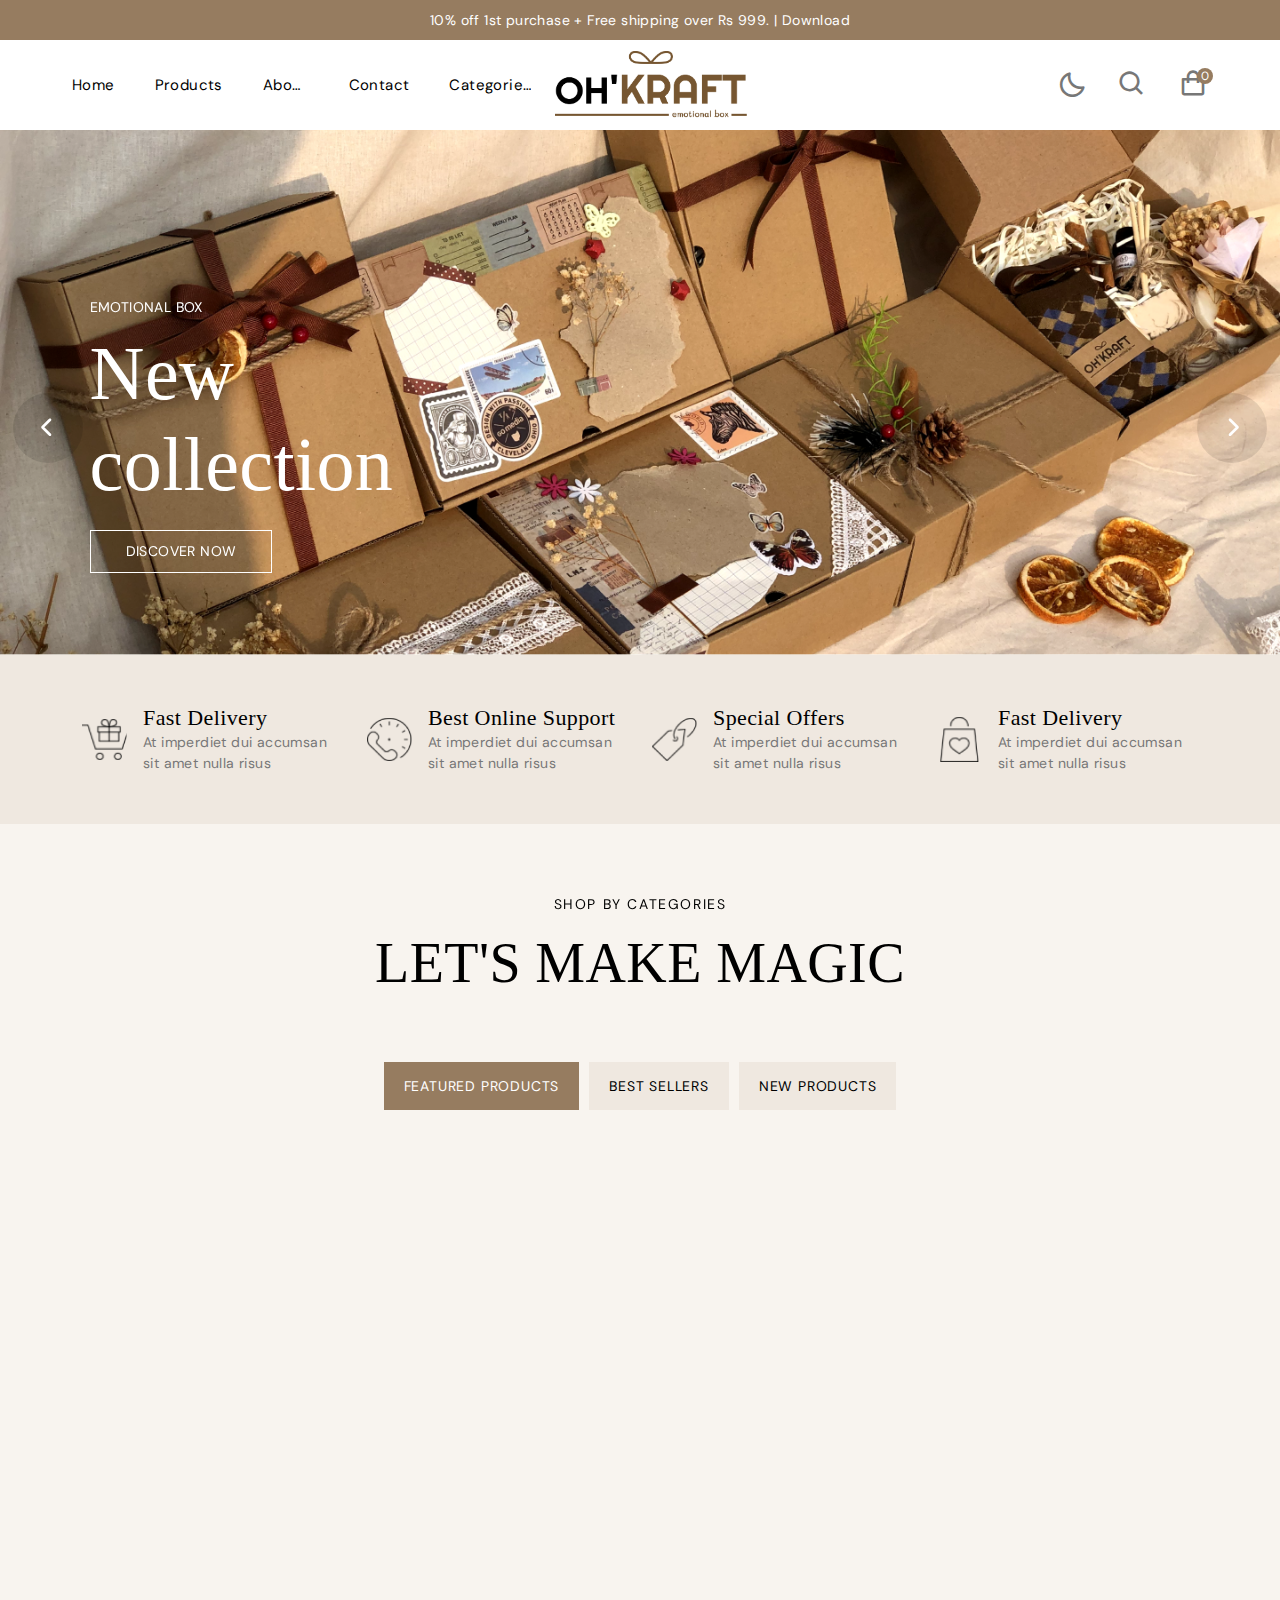
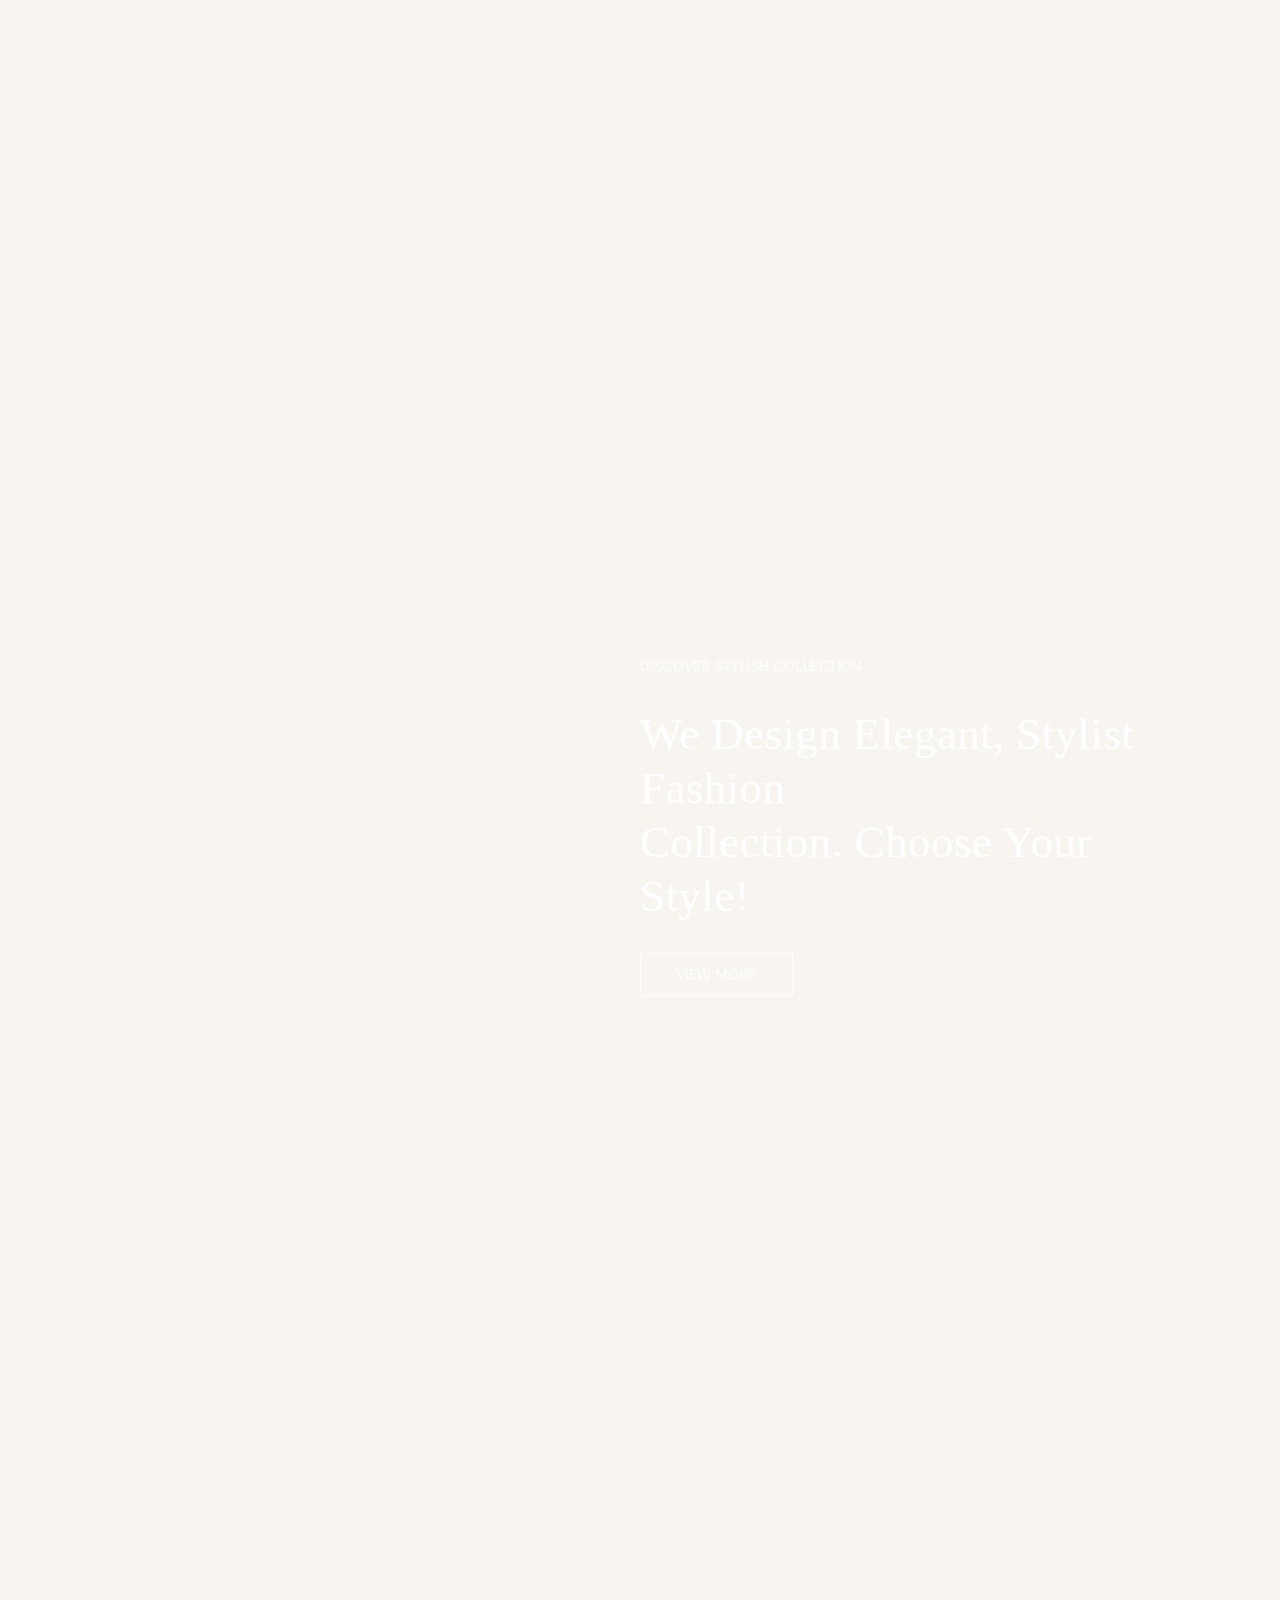
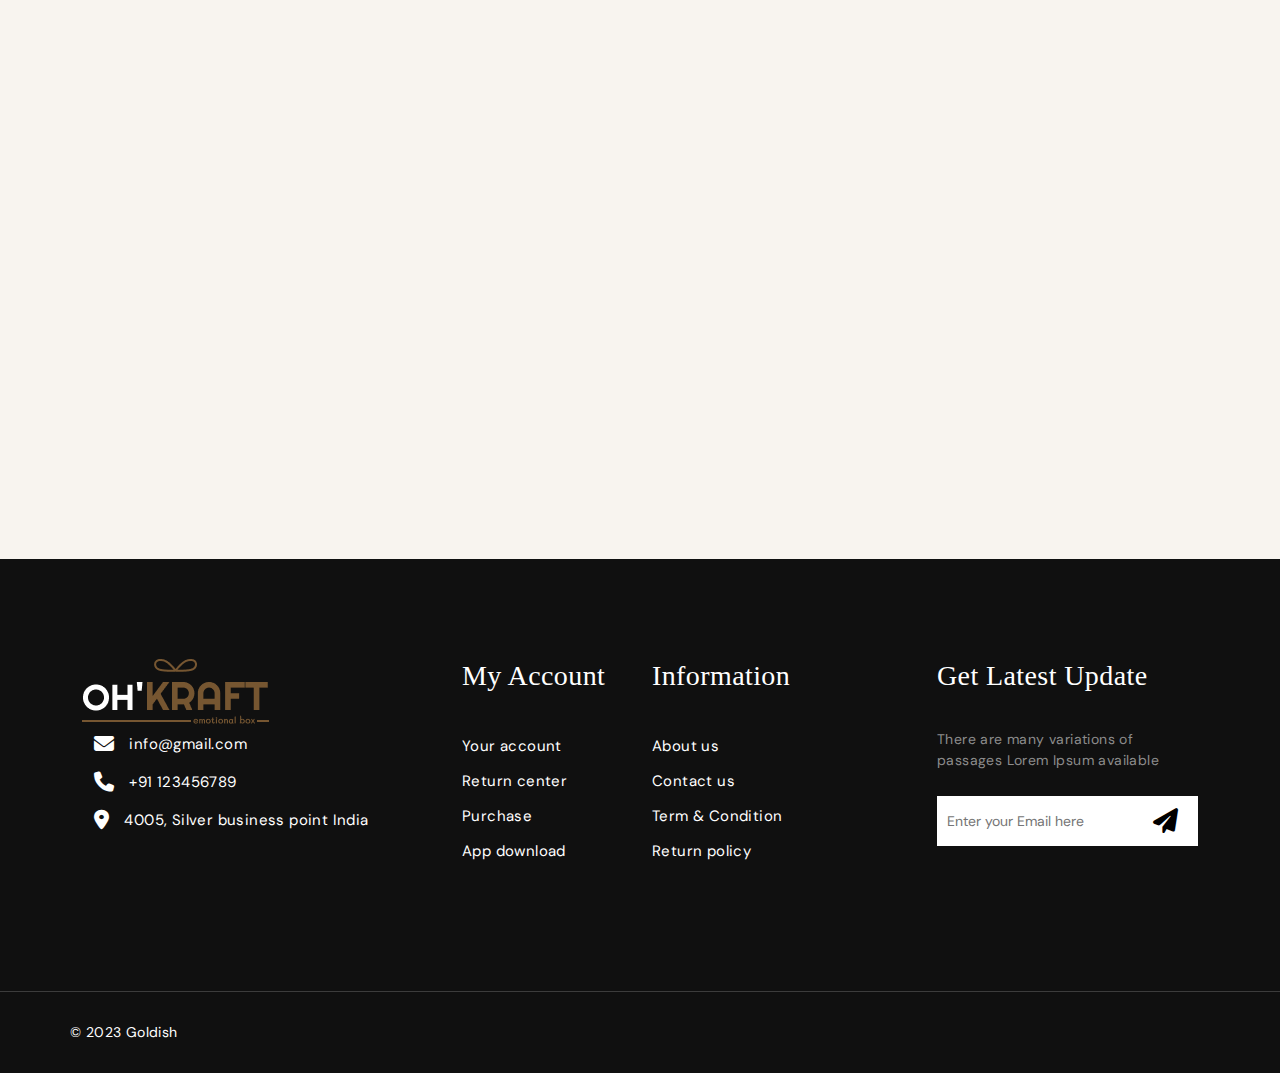
<file: index.html>
<!DOCTYPE html>
<html lang="en">
  <head>
    <meta charset="UTF-8" />
    <meta http-equiv="X-UA-Compatible" content="IE=edge" />
    <meta name="viewport" content="width=device-width, initial-scale=1.0" />
    <meta
      http-equiv="Content-Security-Policy"
      content="upgrade-insecure-requests"
    />
    <link rel="shortcut icon" href="./img/logo-thumb.png" type="image/x-icon" />
    <link
      href="https://unpkg.com/boxicons@2.1.4/css/boxicons.min.css"
      rel="stylesheet"
    />

    <link rel="stylesheet" href="./css/all.min.css" />
    <link rel="stylesheet" href="./css/bootstrap.min.css" />
    <link rel="stylesheet" href="./css/swiper-bundle.min.css" />
    <link rel="stylesheet" href="./css/reset.css" />
    <link rel="stylesheet" href="./css/style.min.css" />

    <title>OH'KRAFT</title>
  </head>

  <body>
    <!-- HEADER -->
    <header class="header" id="header">
      <div class="container-fluid">
        <div class="header-top">
          <p>10% off 1st purchase + Free shipping over Rs 999. | Download</p>
        </div>

        <div class="row align-items-center header-content">
          <div class="col-xl-5 col-8 order-xl-0 order-1">
            <nav class="nav-menu">
              <ul class="nav-list">
                <li class="nav-item">
                  <a href="index.html" class="nav-link">Home </a>
                </li>
                <li class="nav-item">
                  <a href="product-ring.html" class="nav-link">Products</a>
                </li>
                <li class="nav-item">
                  <a href="about-us.html" class="nav-link">About Us</a>
                </li>
                <li class="nav-item">
                  <a href="contact.html" class="nav-link">Contact</a>
                </li>
                <li class="nav-item">
                  <a href="category.html" class="nav-link"
                    >Categories
                    <i class="fa fa-angle-down" data-toggle="dropdown"></i>
                  </a>
                  <ul class="dropdown-menu">
                    <li class="nav-item-lv2">
                      <a class="nav-link" href="#">For Him</a>
                    </li>

                    <li class="nav-item-lv2">
                      <a class="nav-link" href="#">For Her</a>
                    </li>
                    <li class="nav-item-lv2">
                      <a class="nav-link" href="#">For Friends</a>
                    </li>
                  </ul>
                </li>
              </ul>

              <div class="nav-close" id="nav-close">
                <i class="bx bx-x"></i>
              </div>
            </nav>
          </div>

          <div class="col-2 order-xl-1 order-0">
            <a href="index.html" class="nav-logo">
              <!-- <img src="./img/logo.png" alt="" /> -->
            </a>
          </div>
          <div class="col-xl-5 col-2 order-xl-2 order-2">
            <div class="nav-btns">
              <!-- Theme change btns -->
              <i class="bx bx-moon change-theme" id="theme-button"></i>

              <div class="nav-search" id="search">
                <i class="bx bx-search"></i>
                <div class="search-box">
                  <input
                    type="text"
                    placeholder="Search products.."
                    class="search-input"
                  />
                  <a href="#" class="search-button">
                    <i class="bx bx-search"></i>
                  </a>
                </div>
              </div>
              <div class="nav-shop" id="cart-shop">
                <i class="bx bx-shopping-bag"></i>
                <div class="cart-items">0</div>
              </div>

              <div class="nav-toggle" id="nav-toggle">
                <i class="bx bx-grid-alt"></i>
              </div>
            </div>
          </div>
        </div>
      </div>
    </header>
    <!-- CART -->
    <div class="cart" id="cart">
      <i class="bx bx-x cart__close" id="cart-close"></i>

      <h2 class="cart__title-center">My Cart</h2>

      <div class="cart__container">
        <!-- cart card -->
      </div>

      <div class="cart__prices">
        <span class="cart__prices-item">Total</span>
        <span class="cart__prices-total"
          ><span class="cart-total"></span>đ
        </span>
      </div>
    </div>
    <!-- MAIN -->
    <main class="main" id="main">
      <!-- BANNER SLIDER -->
      <section class="banner-slider">
        <div
          class="container-fluid carousel slide"
          id="banner-slider"
          data-bs-interval="false"
        >
          <div class="carousel-inner">
            <div class="carousel-item active">
              <img
                class="d-block w-100"
                src="./img/banner-slider-1.png"
                alt=""
              />
              <div class="carousel-caption">
                <p class="caption-subtitle">EMOTIONAL BOX</p>
                <h1 class="caption-title">
                  New <br />
                  collection
                </h1>

                <a href="#" class="button">Discover Now</a>
              </div>
            </div>
            <div class="carousel-item">
              <img
                class="d-block w-100"
                src="./img/banner-slider-2.png"
                alt=""
              />
              <div class="carousel-caption">
                <p class="caption-subtitle">STYLISH JEWELRY</p>
                <h1 class="caption-title">
                  Discovery golden <br />
                  jewelry collection
                </h1>

                <a href="#" class="button">Discover Now</a>
              </div>
            </div>
          </div>

          <a
            href="#banner-slider"
            class="carousel-control-next"
            data-bs-slide="next"
          >
            <i class="fa-sharp fa-solid fa-chevron-right"></i>
          </a>
          <a
            href="#banner-slider"
            class="carousel-control-prev"
            data-bs-slide="prev"
          >
            <i class="fa-sharp fa-solid fa-chevron-left"></i>
          </a>
        </div>
      </section>

      <!-- SERVICE -->
      <section class="service" id="service">
        <div class="container service-container">
          <div class="row">
            <div class="col-lg-3 col-md-6 col-12">
              <div class="service-item">
                <div class="service-icon">
                  <img
                    src="./img/service-icon1.png"
                    alt=""
                    class="service-img"
                  />
                </div>

                <div class="service-data">
                  <h4 class="service-title">Fast Delivery</h4>
                  <p class="service-desc">
                    At imperdiet dui accumsan sit amet nulla risus
                  </p>
                </div>
              </div>
            </div>
            <div class="col-lg-3 col-md-6 col-12">
              <div class="service-item">
                <div class="service-icon">
                  <img
                    src="./img/service-icon2.png"
                    alt=""
                    class="service-img"
                  />
                </div>

                <div class="service-data">
                  <h4 class="service-title">Best Online Support</h4>
                  <p class="service-desc">
                    At imperdiet dui accumsan sit amet nulla risus
                  </p>
                </div>
              </div>
            </div>
            <div class="col-lg-3 col-md-6 col-12">
              <div class="service-item">
                <div class="service-icon">
                  <img
                    src="./img/service-icon3.png"
                    alt=""
                    class="service-img"
                  />
                </div>

                <div class="service-data">
                  <h4 class="service-title">Special Offers</h4>
                  <p class="service-desc">
                    At imperdiet dui accumsan sit amet nulla risus
                  </p>
                </div>
              </div>
            </div>
            <div class="col-lg-3 col-md-6 col-12">
              <div class="service-item">
                <div class="service-icon">
                  <img
                    src="./img/service-icon4.png"
                    alt=""
                    class="service-img"
                  />
                </div>

                <div class="service-data">
                  <h4 class="service-title">Fast Delivery</h4>
                  <p class="service-desc">
                    At imperdiet dui accumsan sit amet nulla risus
                  </p>
                </div>
              </div>
            </div>
          </div>
        </div>
      </section>

      <!-- PRODUCTS -->
      <section class="product" id="product">
        <!-- TITLE -->
        <div class="section-title">
          <p>SHOP BY CATEGORIES</p>
          <h1>Let's make magic</h1>
        </div>
        <!-- CONTENT -->
        <div class="pd-container container">
          <!-- TABS -->
          <ul class="nav nav-pills" id="pd-tabs" role="tablist">
            <li class="nav-item" role="presentation">
              <button
                class="nav-link active"
                id="featured-tab"
                data-bs-toggle="pill"
                data-bs-target="#featured-content"
              >
                Featured products
              </button>
            </li>
            <li class="nav-item" role="presentation">
              <button
                class="nav-link"
                id="bestseller-tab"
                data-bs-toggle="pill"
                data-bs-target="#bestseller-content"
              >
                Best sellers
              </button>
            </li>
            <li class="nav-item" role="presentation">
              <button
                class="nav-link"
                id="newarrival-tab"
                data-bs-toggle="pill"
                data-bs-target="#newpd-content"
              >
                New products
              </button>
            </li>
          </ul>

          <div class="tab-content" id="pd-tabs-content">
            <!-- FEATURED -->
            <div
              class="tab-pane fade show active"
              id="featured-content"
              role="tabpanel"
            >
              <div class="pd-content row">
                <!-- render item -->
              </div>
            </div>

            <!-- BEST SELLER -->
            <div class="tab-pane fade" id="bestseller-content" role="tabpanel">
              <div class="pd-content row">
                <!-- ITEM2 -->
                <div class="col-lg-3 col-sm-6 col-12">
                  <div class="pd-item">
                    <a href="product-ring.html">
                      <img
                        src="./img/pd-2.png"
                        alt="product"
                        class="pd-item-img"
                      />
                    </a>

                    <div class="pd-tag">sale!</div>
                    <div class="flash-deal-timer">
                      <div class="days"></div>
                      <div class="hours"></div>
                      <div class="minutes"></div>
                      <div class="seconds focus"></div>
                    </div>

                    <a href="product-ring.html">
                      <h4 class="pd-title">Him The KRAFT</h4>
                    </a>
                    <p class="pd-price" id="sale">
                      <span>380,000đ</span> 320,000đ
                    </p>
                    <div class="pd-hover">
                      <a href="product-ring.html">
                        <img
                          src="./img/pd-hover-2.png"
                          alt="pd hover"
                          class="pd-hover-img"
                        />
                      </a>
                      <div class="pd-tag pd-tag-hover">-24%</div>

                      <ul class="pd-hover-btns">
                        <li>
                          <a href="#" class="pd-hover-btn">
                            <i class="bx bx-shopping-bag"></i>
                          </a>
                        </li>
                        <li>
                          <a href="#" class="pd-hover-btn">
                            <i class="bx bx-heart"></i>
                          </a>
                        </li>
                        <li>
                          <a href="#" class="pd-hover-btn">
                            <i class="fa-regular fa-eye"></i>
                          </a>
                        </li>
                        <li>
                          <a href="#" class="pd-hover-btn">
                            <i class="bx bx-shuffle"></i>
                          </a>
                        </li>
                      </ul>
                      <ul class="pd-item-rating">
                        <li><i class="fa-solid fa-star star"></i></li>
                        <li><i class="fa-solid fa-star star"></i></li>
                        <li><i class="fa-solid fa-star star"></i></li>
                        <li><i class="fa-solid fa-star star"></i></li>
                        <li><i class="fa-solid fa-star"></i></li>
                      </ul>
                    </div>
                  </div>
                </div>
                <!-- ITEM3 -->
                <div class="col-lg-3 col-sm-6 col-12">
                  <div class="pd-item">
                    <a href="product-ring.html">
                      <img
                        src="./img/pd-3.png"
                        alt="product"
                        class="pd-item-img"
                      />
                    </a>

                    <a href="product-ring.html">
                      <h4 class="pd-title">Santa The KRAFT</h4>
                    </a>
                    <p class="pd-price">350,000đ</p>
                    <div class="pd-hover">
                      <a href="product-ring.html">
                        <img
                          src="./img/pd-hover-3.png"
                          alt="pd hover"
                          class="pd-hover-img"
                        />
                      </a>
                      <ul class="pd-hover-btns">
                        <li>
                          <a href="#" class="pd-hover-btn">
                            <i class="bx bx-shopping-bag"></i>
                          </a>
                        </li>
                        <li>
                          <a href="#" class="pd-hover-btn">
                            <i class="bx bx-heart"></i>
                          </a>
                        </li>
                        <li>
                          <a href="#" class="pd-hover-btn">
                            <i class="fa-regular fa-eye"></i>
                          </a>
                        </li>
                        <li>
                          <a href="#" class="pd-hover-btn">
                            <i class="bx bx-shuffle"></i>
                          </a>
                        </li>
                      </ul>
                      <ul class="pd-item-rating">
                        <li><i class="fa-solid fa-star star"></i></li>
                        <li><i class="fa-solid fa-star star"></i></li>
                        <li><i class="fa-solid fa-star star"></i></li>
                        <li><i class="fa-solid fa-star star"></i></li>
                        <li><i class="fa-solid fa-star"></i></li>
                      </ul>
                    </div>
                  </div>
                </div>
                <!-- ITEM4 -->
                <div class="col-lg-3 col-sm-6 col-12">
                  <div class="pd-item">
                    <a href="product-ring.html">
                      <img
                        src="./img/pd-4.png"
                        alt="product"
                        class="pd-item-img"
                      />
                    </a>

                    <div class="pd-tag">sale!</div>
                    <div class="flash-deal-timer">
                      <div class="days"></div>
                      <div class="hours"></div>
                      <div class="minutes"></div>
                      <div class="seconds focus"></div>
                    </div>

                    <a href="product-ring.html">
                      <h4 class="pd-title">Say Cheese The KRAFT</h4>
                    </a>
                    <p class="pd-price" id="sale">
                      <span>220,000đ</span> 180,000đ
                    </p>
                    <div class="pd-hover">
                      <a href="product-ring.html">
                        <img
                          src="./img/pd-hover-4.png"
                          alt="pd hover"
                          class="pd-hover-img"
                        />
                      </a>
                      <div class="pd-tag pd-tag-hover">-20%</div>

                      <ul class="pd-hover-btns">
                        <li>
                          <a href="#" class="pd-hover-btn">
                            <i class="bx bx-shopping-bag"></i>
                          </a>
                        </li>
                        <li>
                          <a href="#" class="pd-hover-btn">
                            <i class="bx bx-heart"></i>
                          </a>
                        </li>
                        <li>
                          <a href="#" class="pd-hover-btn">
                            <i class="fa-regular fa-eye"></i>
                          </a>
                        </li>
                        <li>
                          <a href="#" class="pd-hover-btn">
                            <i class="bx bx-shuffle"></i>
                          </a>
                        </li>
                      </ul>
                      <ul class="pd-item-rating">
                        <li><i class="fa-solid fa-star star"></i></li>
                        <li><i class="fa-solid fa-star star"></i></li>
                        <li><i class="fa-solid fa-star star"></i></li>
                        <li><i class="fa-solid fa-star star"></i></li>
                        <li><i class="fa-solid fa-star"></i></li>
                      </ul>
                    </div>
                  </div>
                </div>
                <!-- ITEM5 -->
                <div class="col-lg-3 col-sm-6 col-12">
                  <div class="pd-item">
                    <a href="product-ring.html">
                      <img
                        src="./img/pd-5.png"
                        alt="product"
                        class="pd-item-img"
                      />
                    </a>

                    <a href="product-ring.html">
                      <h4 class="pd-title">Apology The KRAFT</h4>
                    </a>
                    <p class="pd-price">150,000đ</p>
                    <div class="pd-hover">
                      <a href="product-ring.html">
                        <img
                          src="./img/pd-hover-5.png"
                          alt="pd hover"
                          class="pd-hover-img"
                        />
                      </a>
                      <ul class="pd-hover-btns">
                        <li>
                          <a href="#" class="pd-hover-btn">
                            <i class="bx bx-shopping-bag"></i>
                          </a>
                        </li>
                        <li>
                          <a href="#" class="pd-hover-btn">
                            <i class="bx bx-heart"></i>
                          </a>
                        </li>
                        <li>
                          <a href="#" class="pd-hover-btn">
                            <i class="fa-regular fa-eye"></i>
                          </a>
                        </li>
                        <li>
                          <a href="#" class="pd-hover-btn">
                            <i class="bx bx-shuffle"></i>
                          </a>
                        </li>
                      </ul>
                      <ul class="pd-item-rating">
                        <li><i class="fa-solid fa-star star"></i></li>
                        <li><i class="fa-solid fa-star star"></i></li>
                        <li><i class="fa-solid fa-star star"></i></li>
                        <li><i class="fa-solid fa-star star"></i></li>
                        <li><i class="fa-solid fa-star"></i></li>
                      </ul>
                    </div>
                  </div>
                </div>
              </div>
            </div>

            <!-- NEW PRODUCTS -->
            <div class="tab-pane fade" id="newpd-content" role="tabpanel">
              <div class="pd-content row">
                <!-- ITEM3 -->
                <div class="col-lg-3 col-sm-6 col-12">
                  <div class="pd-item">
                    <a href="product-ring.html">
                      <img
                        src="./img/pd-3.png"
                        alt="product"
                        class="pd-item-img"
                      />
                    </a>

                    <a href="product-ring.html">
                      <h4 class="pd-title">Santa The KRAFT</h4>
                    </a>
                    <p class="pd-price">320,000đ</p>
                    <div class="pd-hover">
                      <a href="product-ring.html">
                        <img
                          src="./img/pd-hover-3.png"
                          alt="pd hover"
                          class="pd-hover-img"
                        />
                      </a>
                      <ul class="pd-hover-btns">
                        <li>
                          <a href="#" class="pd-hover-btn">
                            <i class="bx bx-shopping-bag"></i>
                          </a>
                        </li>
                        <li>
                          <a href="#" class="pd-hover-btn">
                            <i class="bx bx-heart"></i>
                          </a>
                        </li>
                        <li>
                          <a href="#" class="pd-hover-btn">
                            <i class="fa-regular fa-eye"></i>
                          </a>
                        </li>
                        <li>
                          <a href="#" class="pd-hover-btn">
                            <i class="bx bx-shuffle"></i>
                          </a>
                        </li>
                      </ul>
                      <ul class="pd-item-rating">
                        <li><i class="fa-solid fa-star star"></i></li>
                        <li><i class="fa-solid fa-star star"></i></li>
                        <li><i class="fa-solid fa-star star"></i></li>
                        <li><i class="fa-solid fa-star star"></i></li>
                        <li><i class="fa-solid fa-star"></i></li>
                      </ul>
                    </div>
                  </div>
                </div>
                <!-- ITEM4 -->
                <div class="col-lg-3 col-sm-6 col-12">
                  <div class="pd-item">
                    <a href="product-ring.html">
                      <img
                        src="./img/pd-4.png"
                        alt="product"
                        class="pd-item-img"
                      />
                    </a>

                    <div class="pd-tag">sale!</div>
                    <div class="flash-deal-timer">
                      <div class="days"></div>
                      <div class="hours"></div>
                      <div class="minutes"></div>
                      <div class="seconds focus"></div>
                    </div>

                    <a href="product-ring.html">
                      <h4 class="pd-title">Say Cheese The KRAFT</h4>
                    </a>
                    <p class="pd-price" id="sale">
                      <span>180,000đ</span> 120,000đ
                    </p>
                    <div class="pd-hover">
                      <a href="product-ring.html">
                        <img
                          src="./img/pd-hover-4.png"
                          alt="pd hover"
                          class="pd-hover-img"
                        />
                      </a>
                      <div class="pd-tag pd-tag-hover">-20%</div>

                      <ul class="pd-hover-btns">
                        <li>
                          <a href="#" class="pd-hover-btn">
                            <i class="bx bx-shopping-bag"></i>
                          </a>
                        </li>
                        <li>
                          <a href="#" class="pd-hover-btn">
                            <i class="bx bx-heart"></i>
                          </a>
                        </li>
                        <li>
                          <a href="#" class="pd-hover-btn">
                            <i class="fa-regular fa-eye"></i>
                          </a>
                        </li>
                        <li>
                          <a href="#" class="pd-hover-btn">
                            <i class="bx bx-shuffle"></i>
                          </a>
                        </li>
                      </ul>
                      <ul class="pd-item-rating">
                        <li><i class="fa-solid fa-star star"></i></li>
                        <li><i class="fa-solid fa-star star"></i></li>
                        <li><i class="fa-solid fa-star star"></i></li>
                        <li><i class="fa-solid fa-star star"></i></li>
                        <li><i class="fa-solid fa-star"></i></li>
                      </ul>
                    </div>
                  </div>
                </div>
                <!-- ITEM5 -->
                <div class="col-lg-3 col-sm-6 col-12">
                  <div class="pd-item">
                    <a href="product-ring.html">
                      <img
                        src="./img/pd-5.png"
                        alt="product"
                        class="pd-item-img"
                      />
                    </a>

                    <a href="product-ring.html">
                      <h4 class="pd-title">Apology The KRAFT</h4>
                    </a>
                    <p class="pd-price">150,000đ</p>
                    <div class="pd-hover">
                      <a href="product-ring.html">
                        <img
                          src="./img/pd-hover-5.png"
                          alt="pd hover"
                          class="pd-hover-img"
                        />
                      </a>
                      <ul class="pd-hover-btns">
                        <li>
                          <a href="#" class="pd-hover-btn">
                            <i class="bx bx-shopping-bag"></i>
                          </a>
                        </li>
                        <li>
                          <a href="#" class="pd-hover-btn">
                            <i class="bx bx-heart"></i>
                          </a>
                        </li>
                        <li>
                          <a href="#" class="pd-hover-btn">
                            <i class="fa-regular fa-eye"></i>
                          </a>
                        </li>
                        <li>
                          <a href="#" class="pd-hover-btn">
                            <i class="bx bx-shuffle"></i>
                          </a>
                        </li>
                      </ul>
                      <ul class="pd-item-rating">
                        <li><i class="fa-solid fa-star star"></i></li>
                        <li><i class="fa-solid fa-star star"></i></li>
                        <li><i class="fa-solid fa-star star"></i></li>
                        <li><i class="fa-solid fa-star star"></i></li>
                        <li><i class="fa-solid fa-star"></i></li>
                      </ul>
                    </div>
                  </div>
                </div>
                <!-- ITEM6 -->
                <div class="col-lg-3 col-sm-6 col-12">
                  <div class="pd-item">
                    <a href="product-ring.html">
                      <img
                        src="./img/pd-6.png"
                        alt="product"
                        class="pd-item-img"
                      />
                    </a>

                    <a href="product-ring.html">
                      <h4 class="pd-title">Daily Stuff The KRAFT</h4>
                    </a>
                    <p class="pd-price">180,000đ</p>
                    <div class="pd-hover">
                      <a href="product-ring.html">
                        <img
                          src="./img/pd-hover-6.png"
                          alt="pd hover"
                          class="pd-hover-img"
                        />
                      </a>
                      <ul class="pd-hover-btns">
                        <li>
                          <a href="#" class="pd-hover-btn">
                            <i class="bx bx-shopping-bag"></i>
                          </a>
                        </li>
                        <li>
                          <a href="#" class="pd-hover-btn">
                            <i class="bx bx-heart"></i>
                          </a>
                        </li>
                        <li>
                          <a href="#" class="pd-hover-btn">
                            <i class="fa-regular fa-eye"></i>
                          </a>
                        </li>
                        <li>
                          <a href="#" class="pd-hover-btn">
                            <i class="bx bx-shuffle"></i>
                          </a>
                        </li>
                      </ul>
                      <ul class="pd-item-rating">
                        <li><i class="fa-solid fa-star star"></i></li>
                        <li><i class="fa-solid fa-star star"></i></li>
                        <li><i class="fa-solid fa-star star"></i></li>
                        <li><i class="fa-solid fa-star star"></i></li>
                        <li><i class="fa-solid fa-star"></i></li>
                      </ul>
                    </div>
                  </div>
                </div>
              </div>
            </div>
          </div>
        </div>
      </section>
      <!-- BIG BANNER -->
      <section class="big-banner" id="big-banner">
        <div class="container-fluid big-banner-container">
          <div class="big-banner-content">
            <p class="big-banner-subtitle">DISCOVER STYLISH COLLECTION</p>
            <h2 class="big-banner-title">
              We Design Elegant, Stylist Fashion <br />
              Collection. Choose Your Style!
            </h2>
            <a href="#" class="button big-banner-button">View More</a>
          </div>
        </div>
      </section>

      <!-- TESTIMONIAL -->
      <section class="testimonial" id="testimonial">
        <div class="container testimonial-container">
          <div class="row align-items-center">
            <div class="col-md-4">
              <div class="testimonial-description">
                <p class="testimonial-subtitle">TESTIMONIAL</p>
                <h1 class="testimonial-title">
                  What our clients say about us?
                </h1>
                <a href="#" class="button black-btn">About us</a>
              </div>
            </div>

            <div class="col-md-8">
              <div class="swiper testimonial-content">
                <div class="swiper-wrapper">
                  <div class="swiper-slide testimonial-item">
                    <i class="bx bxs-quote-alt-left"></i>
                    <p class="testimonial-text">
                      These are great quality eye glasses and I love how you can
                      choose the lens power for each eye. I searched the
                      internet for a while and this is the only company I found
                      that did that.
                    </p>
                    <div class="testimonial-avatar">
                      <img
                        src="./img/testimonial-1.png"
                        alt=""
                        class="testimonial-img"
                      />
                      <div class="testimonial-info">
                        <h4 class="testimonial-name">Leah Jonas</h4>
                        <p class="testimonial-job">Accountant</p>
                      </div>
                    </div>
                  </div>

                  <div class="swiper-slide testimonial-item">
                    <i class="bx bxs-quote-alt-left"></i>
                    <p class="testimonial-text">
                      These are great quality eye glasses and I love how you can
                      choose the lens power for each eye. I searched the
                      internet for a while and this is the only company I found
                      that did that.
                    </p>
                    <div class="testimonial-avatar">
                      <img
                        src="./img/testimonial-2.png"
                        alt=""
                        class="testimonial-img"
                      />
                      <div class="testimonial-info">
                        <h4 class="testimonial-name">Elana B. Texas</h4>
                        <p class="testimonial-job">Fashion designer</p>
                      </div>
                    </div>
                  </div>

                  <div class="swiper-slide testimonial-item">
                    <i class="bx bxs-quote-alt-left"></i>
                    <p class="testimonial-text">
                      These are great quality eye glasses and I love how you can
                      choose the lens power for each eye. I searched the
                      internet for a while and this is the only company I found
                      that did that.
                    </p>
                    <div class="testimonial-avatar">
                      <img
                        src="./img/testimonial-3.png"
                        alt=""
                        class="testimonial-img"
                      />
                      <div class="testimonial-info">
                        <h4 class="testimonial-name">Denise Boston</h4>
                        <p class="testimonial-job">Developer</p>
                      </div>
                    </div>
                  </div>
                </div>
              </div>
            </div>
          </div>
        </div>
      </section>

      <!-- BLOG -->
      <section class="blog" id="blog">
        <!-- TITLE -->
        <div class="section-title">
          <p>OUR BLOG</p>
          <h1>Our Latest News!</h1>
        </div>
        <!-- CONTENT -->
        <div class="container blog-container">
          <div class="swiper blog-content">
            <div class="swiper-wrapper">
              <div class="swiper-slide blog-item">
                <div class="blog-img">
                  <img src="./img/blog-1.png" alt="" />
                </div>
                <h4 class="blog-title">
                  A beautiful sunday morning lorem make finibus bonorum
                  renaissance
                </h4>
                <p class="blog-desc">
                  You’re only as good as your last collection, which is an
                  enormous pressure. I think there is
                </p>
              </div>
              <div class="swiper-slide blog-item">
                <div class="blog-img">
                  <img src="./img/blog-2.png" alt="" />
                </div>
                <h4 class="blog-title">
                  Risus retium tortor metus fringilla nullam classical
                  literature
                </h4>
                <p class="blog-desc">
                  You’re only as good as your last collection, which is an
                  enormous pressure. I think there is
                </p>
              </div>

              <div class="swiper-slide blog-item">
                <div class="blog-img">
                  <img src="./img/blog-3.png" alt="" />
                </div>
                <h4 class="blog-title">
                  Urna pretium elit mauris cursus curabitu letraset sheets
                  spectacles
                </h4>
                <p class="blog-desc">
                  You’re only as good as your last collection, which is an
                  enormous pressure. I think there is
                </p>
              </div>

              <div class="swiper-slide blog-item">
                <div class="blog-img">
                  <img src="./img/blog-4.png" alt="" />
                </div>
                <h4 class="blog-title">
                  Vitae magnis fusce laoreet porttitor hampden sydney literature
                </h4>
                <p class="blog-desc">
                  You’re only as good as your last collection, which is an
                  enormous pressure. I think there is
                </p>
              </div>
            </div>
            <div class="swiper-button-next"></div>
            <div class="swiper-button-prev"></div>
          </div>
        </div>
      </section>
    </main>

    <!-- FOOTER -->
    <footer class="footer" id="footer">
      <div class="container footer-container">
        <div class="row footer-content">
          <div class="col-lg-4">
            <div class="footer-item">
              <div class="footer-logo">
                <img src="./img/logo-invert.png" alt="" class="footer-img" />
              </div>
              <div class="footer-contact">
                <div class="row mb-5">
                  <div class="d-flex align-items-center mb-2">
                    <a href="#" class="contact-icon">
                      <i class="fa-solid fa-envelope"></i>
                    </a>
                    <div>
                      <!-- <h4>Email</h4> -->
                      <span>info@gmail.com</span>
                    </div>
                  </div>
                  <div class="d-flex align-items-center mb-2">
                    <a href="#" class="contact-icon">
                      <i class="fa-solid fa-phone"></i>
                    </a>
                    <div>
                      <!-- <h4>Call Us</h4> -->
                      <span>+91 123456789</span>
                    </div>
                  </div>
                  <div class="d-flex align-items-center mb-2">
                    <a href="#" class="contact-icon">
                      <i class="fa-solid fa-location-dot"></i>
                    </a>
                    <div>
                      <!-- <h4>Address</h4> -->
                      <span>4005, Silver business point India</span>
                    </div>
                  </div>
                </div>
              </div>
            </div>
          </div>

          <div class="col-lg-2">
            <div class="footer-item">
              <div class="footer-title">
                <h4>My Account</h4>
                <button class="accordion-btn">
                  <i class="fa-solid fa-chevron-down"></i>
                </button>
              </div>
              <div class="footer-menu">
                <ul class="footer-list">
                  <li>
                    <a href="" class="footer-link"> Your account</a>
                  </li>
                  <li>
                    <a href="" class="footer-link">Return center</a>
                  </li>
                  <li>
                    <a href="" class="footer-link">Purchase</a>
                  </li>
                  <li>
                    <a href="" class="footer-link">App download</a>
                  </li>
                </ul>
              </div>
            </div>
          </div>

          <div class="col-lg-3">
            <div class="footer-item">
              <div class="footer-title">
                <h4>Information</h4>
                <button class="accordion-btn">
                  <i class="fa-solid fa-chevron-down"></i>
                </button>
              </div>
              <div class="footer-menu">
                <ul class="footer-list">
                  <li>
                    <a href="" class="footer-link"> About us</a>
                  </li>
                  <li>
                    <a href="" class="footer-link">Contact us</a>
                  </li>
                  <li>
                    <a href="" class="footer-link">Term & Condition</a>
                  </li>
                  <li>
                    <a href="" class="footer-link">Return policy</a>
                  </li>
                </ul>
              </div>
            </div>
          </div>

          <div class="col-lg-3">
            <div class="footer-item">
              <div class="footer-title">
                <h4>Get Latest Update</h4>
              </div>

              <p class="footer-text">
                There are many variations of passages Lorem Ipsum available
              </p>
              <div class="row align-items-center">
                <div class="col-10 p-0">
                  <input
                    type="text"
                    placeholder="Enter your Email here"
                    class="footer-input"
                  />
                </div>
                <div class="col-2 p-0">
                  <a href="" class="footer-button">
                    <i class="fa-solid fa-paper-plane"></i>
                  </a>
                </div>
              </div>
            </div>
          </div>
        </div>
      </div>
      <div class="container-fluid footer-bottom">
        <div class="container">
          <p class="footer-copyright">© 2023 Goldish</p>
        </div>
      </div>
    </footer>
    <!-- SCROLL UP -->
    <a href="#" class="scrollup" id="scroll-up">
      <i class="bx bx-up-arrow-alt scrollup__icon"></i>
    </a>

    <!--=============== JQUERY JS ===============-->
    <script src="./js/jquery-3.6.1.min.js"></script>
    <!--=============== BOOTSTRAP JS ===============-->
    <script src="./js/bootstrap.bundle.js"></script>
    <!--=============== SWIPER JS ===============-->
    <script src="./js/swiper-bundle.min.js"></script>

    <!--=============== SCROLL REVEAL ===============-->
    <script src="./js/scrollreveal.min.js"></script>
    <script>
      /*=============== SCROLL REVEAL ANIMATION ===============*/
      const sr = ScrollReveal({
        distance: "60px",
        duration: 2500,
        delay: 400,
        //reset: true // Animation Repeat
      });

      sr.reveal(`.banner-slider`, { origin: "top" });
      sr.reveal(`.service, .tab-content,.section-title`, { origin: "bottom" });
      sr.reveal(`.testimonial-description`, { origin: "left" });
      sr.reveal(`.testimonial-content`, { origin: "right" });
      sr.reveal(`.blog-content`, { interval: 100 });
    </script>
    <!--=============== MAIN JS ===============-->
    <script src="./js/main.min.js"></script>
    <script src="./js/products.min.js"></script>

    <script>
      let swiper = new Swiper(".testimonial-content", {
        spaceBetween: 24,

        loop: "true",

        breakpoints: {
          576: {
            slidesPerView: 1,
          },
          768: {
            slidesPerView: 1,
          },
          992: {
            slidesPerView: 2,
          },
        },
      });
      let swiper2 = new Swiper(".blog-content", {
        spaceBetween: 24,
        navigation: {
          nextEl: ".swiper-button-next",
          prevEl: ".swiper-button-prev",
        },
        // effect: "fade",
        loop: "true",

        breakpoints: {
          576: {
            slidesPerView: 1,
          },
          768: {
            slidesPerView: 2,
          },
          992: {
            slidesPerView: 3,
          },
        },
      });
    </script>
  </body>
</html>
</file>
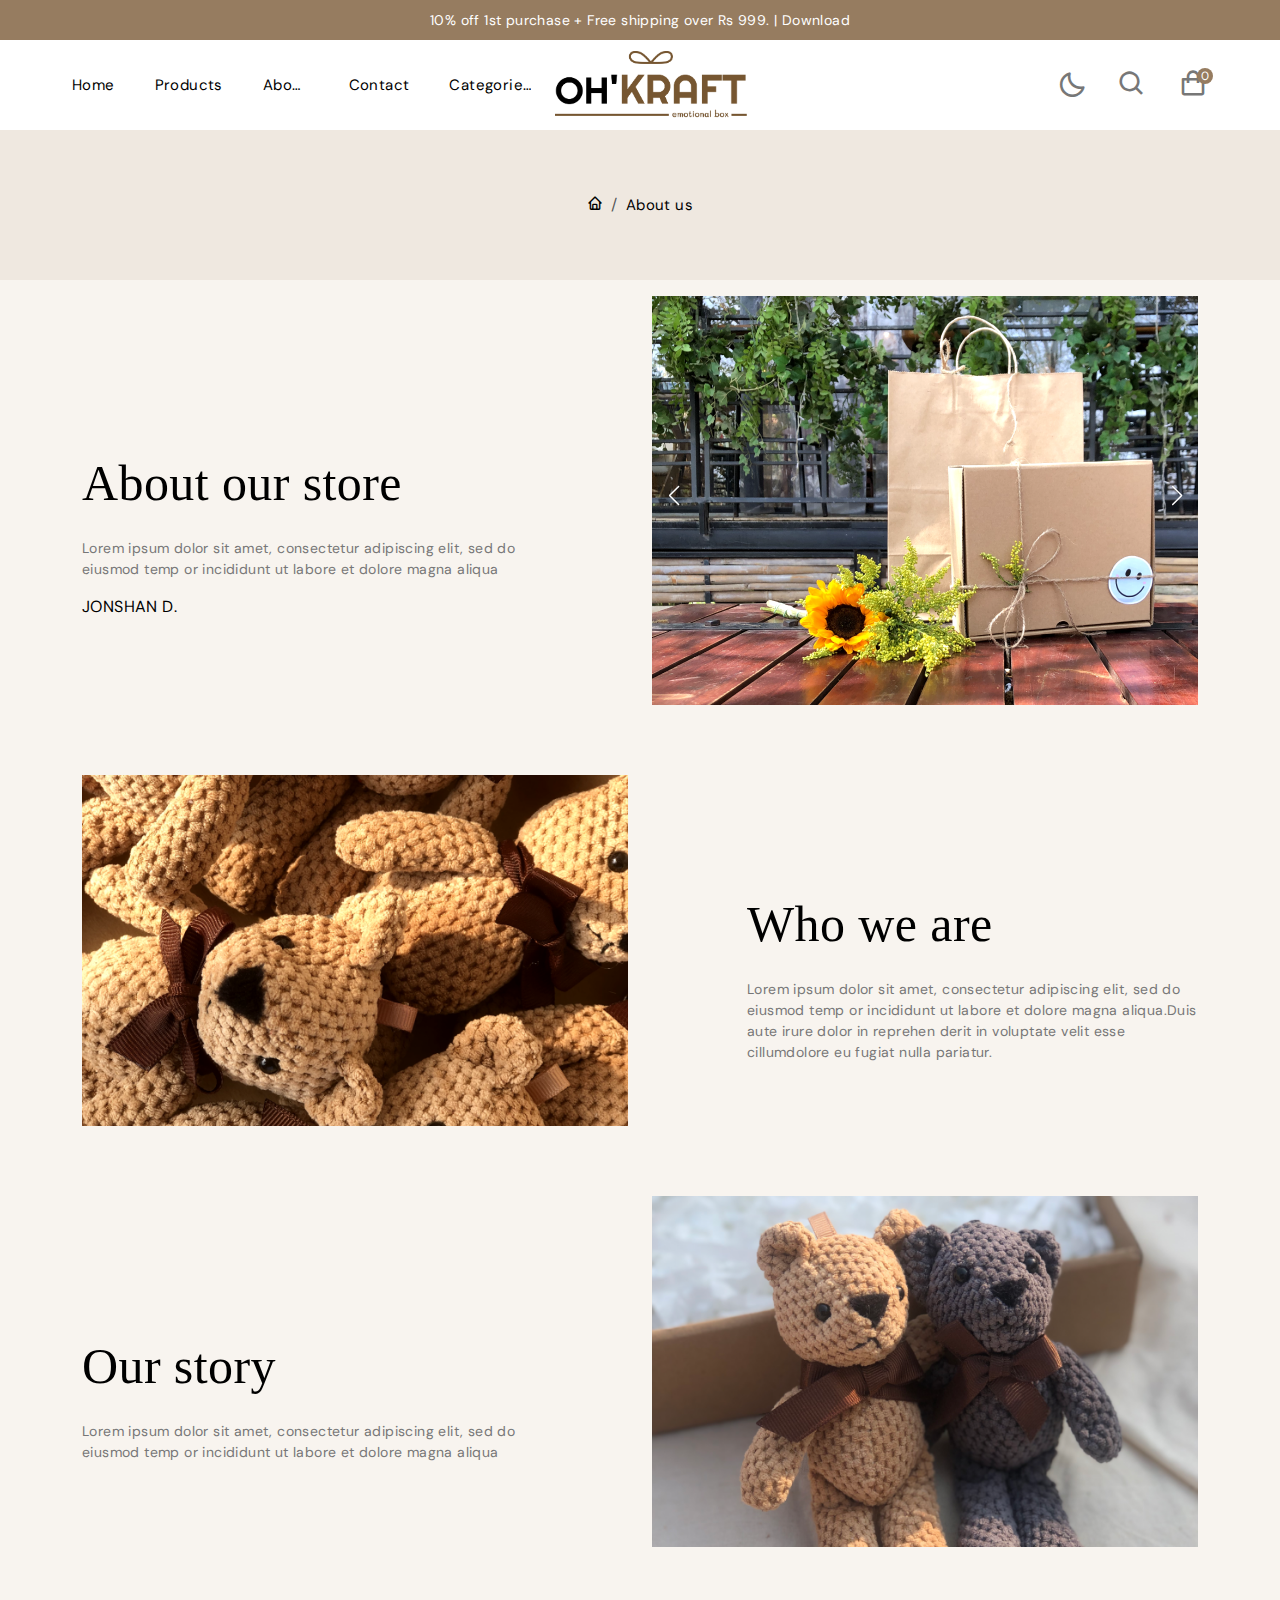
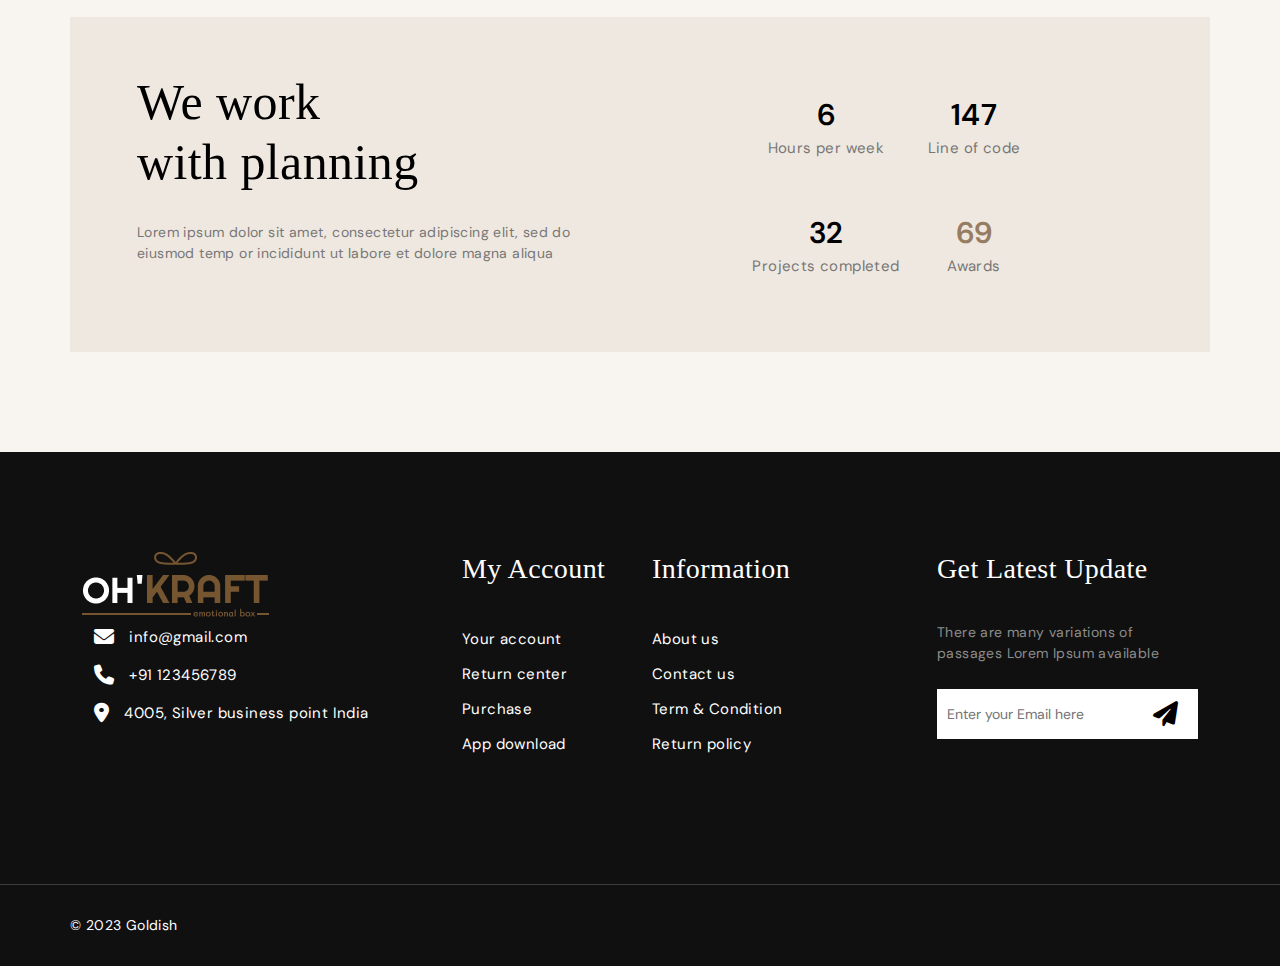
<file: about-us.html>
<!DOCTYPE html>
<html lang="en">
  <head>
    <meta charset="UTF-8" />
    <meta http-equiv="X-UA-Compatible" content="IE=edge" />
    <meta name="viewport" content="width=device-width, initial-scale=1.0" />
    <link rel="shortcut icon" href="./img/logo-thumb.png" type="image/x-icon" />

    <link
      href="https://unpkg.com/boxicons@2.1.4/css/boxicons.min.css"
      rel="stylesheet"
    />
    <link rel="stylesheet" href="./css/all.min.css" />
    <link rel="stylesheet" href="./css/bootstrap.min.css" />
    <link rel="stylesheet" href="./css/swiper-bundle.min.css" />
    <link rel="stylesheet" href="./css/reset.css" />
    <link rel="stylesheet" href="./css/style.min.css" />
    <title>About Us</title>
  </head>
  <body>
    <!-- HEADER -->
    <header class="header" id="header">
      <div class="container-fluid">
        <div class="header-top">
          <p>10% off 1st purchase + Free shipping over Rs 999. | Download</p>
        </div>

        <div class="row align-items-center header-content">
          <div class="col-xl-5 col-8 order-xl-0 order-1">
            <nav class="nav-menu">
              <ul class="nav-list">
                <li class="nav-item">
                  <a href="index.html" class="nav-link">Home </a>
                </li>
                <li class="nav-item">
                  <a href="product-ring.html" class="nav-link">Products</a>
                </li>
                <li class="nav-item">
                  <a href="about-us.html" class="nav-link">About Us</a>
                </li>
                <li class="nav-item">
                  <a href="contact.html" class="nav-link">Contact</a>
                </li>
                <li class="nav-item">
                  <a href="category.html" class="nav-link"
                    >Categories
                    <i class="fa fa-angle-down" data-toggle="dropdown"></i>
                  </a>
                  <ul class="dropdown-menu">
                    <li class="nav-item-lv2">
                      <a class="nav-link" href="#">For Him</a>
                    </li>

                    <li class="nav-item-lv2">
                      <a class="nav-link" href="#">For Her</a>
                    </li>
                    <li class="nav-item-lv2">
                      <a class="nav-link" href="#">For Friends</a>
                    </li>
                  </ul>
                </li>
              </ul>

              <div class="nav-close" id="nav-close">
                <i class="bx bx-x"></i>
              </div>
            </nav>
          </div>

          <div class="col-2 order-xl-1 order-0">
            <a href="index.html" class="nav-logo">
              <!-- <img src="./img/logo.png" alt="" /> -->
            </a>
          </div>
          <div class="col-xl-5 col-2 order-xl-2 order-2">
            <div class="nav-btns">
              <!-- Theme change btns -->
              <i class="bx bx-moon change-theme" id="theme-button"></i>

              <div class="nav-search" id="search">
                <i class="bx bx-search"></i>
                <div class="search-box">
                  <input
                    type="text"
                    placeholder="Search products.."
                    class="search-input"
                  />
                  <a href="#" class="search-button">
                    <i class="bx bx-search"></i>
                  </a>
                </div>
              </div>
              <div class="nav-shop" id="cart-shop">
                <i class="bx bx-shopping-bag"></i>
                <div class="cart-items">0</div>
              </div>

              <div class="nav-toggle" id="nav-toggle">
                <i class="bx bx-grid-alt"></i>
              </div>
            </div>
          </div>
        </div>
      </div>
    </header>
    <!-- CART -->
    <div class="cart" id="cart">
      <i class="bx bx-x cart__close" id="cart-close"></i>

      <h2 class="cart__title-center">My Cart</h2>

      <div class="cart__container">
        <!-- cart card -->
      </div>

      <div class="cart__prices">
        <span class="cart__prices-item">Total</span>
        <span class="cart__prices-total"
          ><span class="cart-total"></span>đ
        </span>
      </div>
    </div>
    <!-- MAIN -->
    <main class="main" id="main">
      <section class="breadcrumb-container" id="breadcrumb">
        <ul class="breadcrumb">
          <li class="breadcrumb-item">
            <a href="index.html">
              <i class="bx bx-home"></i>
            </a>
          </li>

          <li class="breadcrumb-item">
            <a href="#" class="breadcrumb-link selected">About us</a>
          </li>
        </ul>
      </section>

      <section class="about-us">
        <div class="container about-us-container">
          <div class="row about-us-content">
            <div class="col-md-5">
              <div class="about-us-item">
                <h2 class="about-us-title">About our store</h2>
                <p class="about-us-text">
                  Lorem ipsum dolor sit amet, consectetur adipiscing elit, sed
                  do eiusmod temp or incididunt ut labore et dolore magna aliqua
                </p>
                <span class="about-us-author">JONSHAN D.</span>
              </div>
            </div>
            <div class="col-md-1"></div>
            <div class="col-md-6">
              <div class="about-us-image-slider swiper">
                <div class="swiper-wrapper">
                  <div class="swiper-slide">
                    <img
                      src="./img/about-us-slider-1.png"
                      alt=""
                      class="about-us-slider-img"
                    />
                  </div>
                  <div class="swiper-slide">
                    <img
                      src="./img/about-us-slider-2.png"
                      alt=""
                      class="about-us-slider-img"
                    />
                  </div>
                  <div class="swiper-slide">
                    <img
                      src="./img/about-us-slider-3.png"
                      alt=""
                      class="about-us-slider-img"
                    />
                  </div>
                </div>
                <div class="swiper-button-next"></div>
                <div class="swiper-button-prev"></div>
              </div>
            </div>
            <!-- ====== -->
            <div class="col-md-6">
              <div class="about-us-img">
                <img src="./img/about-us-1.png" alt="" />
              </div>
            </div>
            <div class="col-md-1"></div>
            <div class="col-md-5">
              <div class="about-us-item">
                <h2 class="about-us-title">Who we are</h2>
                <p class="about-us-text">
                  Lorem ipsum dolor sit amet, consectetur adipiscing elit, sed
                  do eiusmod temp or incididunt ut labore et dolore magna
                  aliqua.Duis aute irure dolor in reprehen derit in voluptate
                  velit esse cillumdolore eu fugiat nulla pariatur.
                </p>
              </div>
            </div>
            <!-- ====== -->
            <div class="col-md-5">
              <div class="about-us-item">
                <h2 class="about-us-title">Our story</h2>
                <p class="about-us-text">
                  Lorem ipsum dolor sit amet, consectetur adipiscing elit, sed
                  do eiusmod temp or incididunt ut labore et dolore magna aliqua
                </p>
              </div>
            </div>
            <div class="col-md-1"></div>
            <div class="col-md-6">
              <div class="about-us-img">
                <img src="./img/about-us-2.png" alt="" />
              </div>
            </div>
          </div>
        </div>
      </section>

      <section class="achievement">
        <div class="container achievement-container">
          <div class="row achievement-content">
            <div class="col-md-6">
              <div class="achievement-desc">
                <h2 class="achievement-title">
                  We work <br />
                  with planning
                </h2>

                <p class="achievement-text">
                  Lorem ipsum dolor sit amet, consectetur adipiscing elit, sed
                  do eiusmod temp or incididunt ut labore et dolore magna aliqua
                </p>
              </div>
            </div>

            <div class="col-md-6">
              <div class="achievement-data">
                <div class="achievement-data-item">
                  <div class="achievement-data-number" data-val="50">00</div>
                  <div class="achievement-data-name">Hours per week</div>
                </div>
                <div class="achievement-data-item">
                  <div class="achievement-data-number" data-val="1010">
                    0000
                  </div>
                  <div class="achievement-data-name">Line of code</div>
                </div>
                <div class="achievement-data-item">
                  <div class="achievement-data-number" data-val="250">000</div>
                  <div class="achievement-data-name">Projects completed</div>
                </div>
                <div class="achievement-data-item">
                  <div class="achievement-data-number gold" data-val="550">
                    000
                  </div>
                  <div class="achievement-data-name">Awards</div>
                </div>
              </div>
            </div>
          </div>
        </div>
      </section>

      <section class="team-member"></section>
    </main>

    <!-- FOOTER -->
    <footer class="footer" id="footer">
      <div class="container footer-container">
        <div class="row footer-content">
          <div class="col-lg-4">
            <div class="footer-item">
              <div class="footer-logo">
                <img src="./img/logo-invert.png" alt="" class="footer-img" />
              </div>
              <div class="footer-contact">
                <div class="row mb-5">
                  <div class="d-flex align-items-center mb-2">
                    <a href="#" class="contact-icon">
                      <i class="fa-solid fa-envelope"></i>
                    </a>
                    <div>
                      <!-- <h4>Email</h4> -->
                      <span>info@gmail.com</span>
                    </div>
                  </div>
                  <div class="d-flex align-items-center mb-2">
                    <a href="#" class="contact-icon">
                      <i class="fa-solid fa-phone"></i>
                    </a>
                    <div>
                      <!-- <h4>Call Us</h4> -->
                      <span>+91 123456789</span>
                    </div>
                  </div>
                  <div class="d-flex align-items-center mb-2">
                    <a href="#" class="contact-icon">
                      <i class="fa-solid fa-location-dot"></i>
                    </a>
                    <div>
                      <!-- <h4>Address</h4> -->
                      <span>4005, Silver business point India</span>
                    </div>
                  </div>
                </div>
              </div>
            </div>
          </div>

          <div class="col-lg-2">
            <div class="footer-item">
              <div class="footer-title">
                <h4>My Account</h4>
                <button class="accordion-btn">
                  <i class="fa-solid fa-chevron-down"></i>
                </button>
              </div>
              <div class="footer-menu">
                <ul class="footer-list">
                  <li>
                    <a href="" class="footer-link"> Your account</a>
                  </li>
                  <li>
                    <a href="" class="footer-link">Return center</a>
                  </li>
                  <li>
                    <a href="" class="footer-link">Purchase</a>
                  </li>
                  <li>
                    <a href="" class="footer-link">App download</a>
                  </li>
                </ul>
              </div>
            </div>
          </div>

          <div class="col-lg-3">
            <div class="footer-item">
              <div class="footer-title">
                <h4>Information</h4>
                <button class="accordion-btn">
                  <i class="fa-solid fa-chevron-down"></i>
                </button>
              </div>
              <div class="footer-menu">
                <ul class="footer-list">
                  <li>
                    <a href="" class="footer-link"> About us</a>
                  </li>
                  <li>
                    <a href="" class="footer-link">Contact us</a>
                  </li>
                  <li>
                    <a href="" class="footer-link">Term & Condition</a>
                  </li>
                  <li>
                    <a href="" class="footer-link">Return policy</a>
                  </li>
                </ul>
              </div>
            </div>
          </div>

          <div class="col-lg-3">
            <div class="footer-item">
              <div class="footer-title">
                <h4>Get Latest Update</h4>
              </div>

              <p class="footer-text">
                There are many variations of passages Lorem Ipsum available
              </p>
              <div class="row align-items-center">
                <div class="col-10 p-0">
                  <input
                    type="text"
                    placeholder="Enter your Email here"
                    class="footer-input"
                  />
                </div>
                <div class="col-2 p-0">
                  <a href="" class="footer-button">
                    <i class="fa-solid fa-paper-plane"></i>
                  </a>
                </div>
              </div>
            </div>
          </div>
        </div>
      </div>
      <div class="container-fluid footer-bottom">
        <div class="container">
          <p class="footer-copyright">© 2023 Goldish</p>
        </div>
      </div>
    </footer>
    <!-- SCROLL UP -->
    <a href="#" class="scrollup" id="scroll-up">
      <i class="bx bx-up-arrow-alt scrollup__icon"></i>
    </a>

    <!--=============== JQUERY JS ===============-->
    <script src="./js/jquery-3.6.1.min.js"></script>
    <!--=============== BOOTSTRAP JS ===============-->
    <script src="./js/bootstrap.bundle.js"></script>
    <!--=============== SWIPER JS ===============-->
    <script src="./js/swiper-bundle.min.js"></script>

    <!--=============== MAIN JS ===============-->
    <script src="./js/main.min.js"></script>
    <script src="./js/products.min.js"></script>

    <script>
      let swiper = new Swiper(".about-us-image-slider", {
        slidesPerView: 1,

        navigation: {
          nextEl: ".swiper-button-next",
          prevEl: ".swiper-button-prev",
        },
        loop: true,
        spaceBetween: 24,
      });
    </script>
  </body>
</html>
</file>
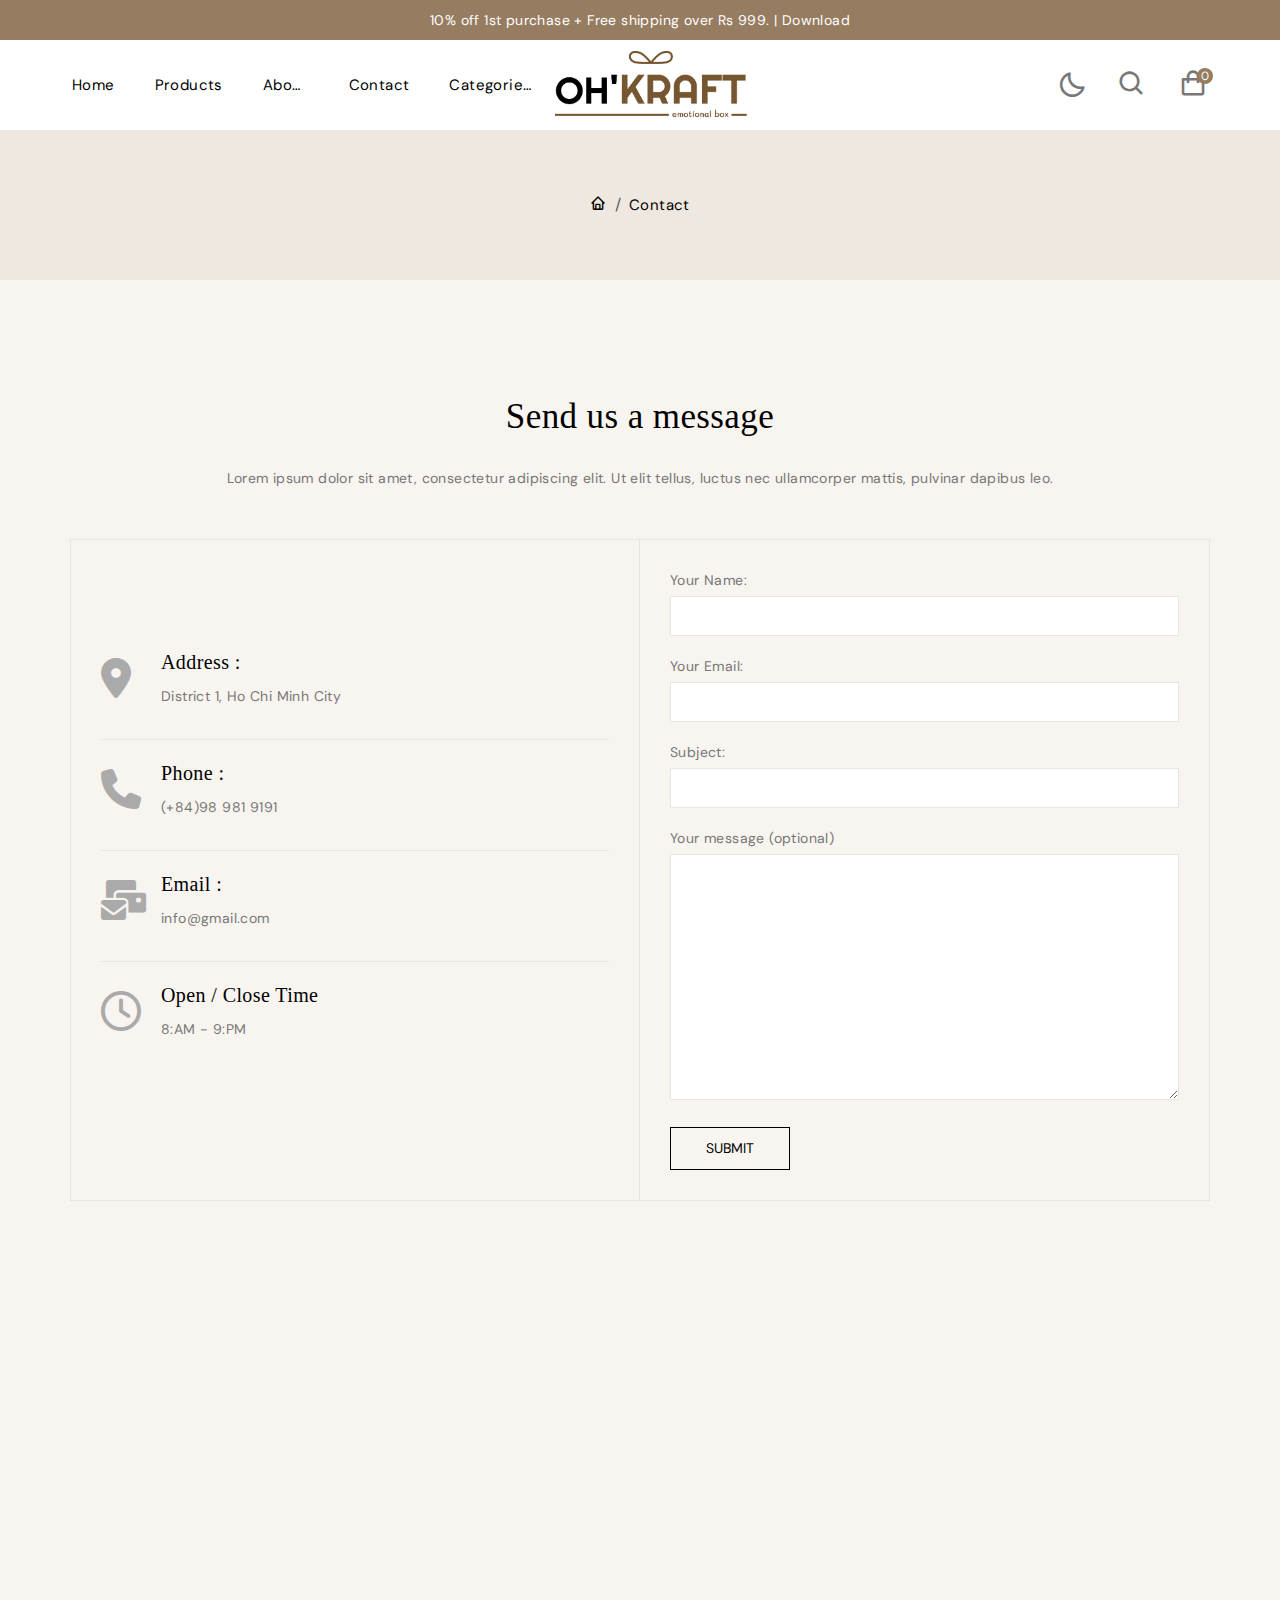
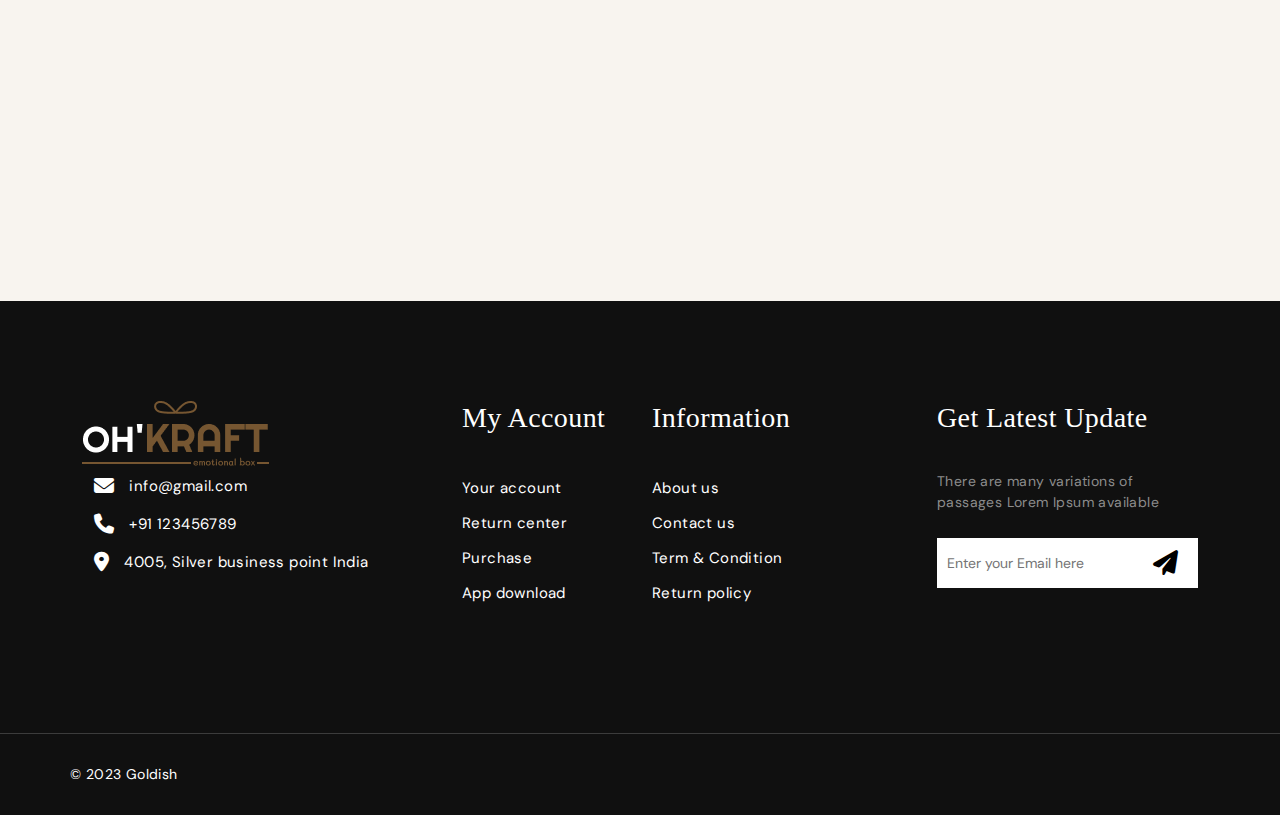
<file: contact.html>
<!DOCTYPE html>
<html lang="en">
  <head>
    <meta charset="UTF-8" />
    <meta http-equiv="X-UA-Compatible" content="IE=edge" />
    <meta name="viewport" content="width=device-width, initial-scale=1.0" />
    <link rel="shortcut icon" href="./img/logo-thumb.png" type="image/x-icon" />

    <link
      href="https://unpkg.com/boxicons@2.1.4/css/boxicons.min.css"
      rel="stylesheet"
    />
    <link rel="stylesheet" href="./css/all.min.css" />
    <link rel="stylesheet" href="./css/bootstrap.min.css" />
    <link rel="stylesheet" href="./css/swiper-bundle.min.css" />
    <link rel="stylesheet" href="./css/reset.css" />
    <link rel="stylesheet" href="./css/style.min.css" />
    <title>Contact</title>
  </head>
  <body>
    <!-- HEADER -->
    <header class="header" id="header">
      <div class="container-fluid">
        <div class="header-top">
          <p>10% off 1st purchase + Free shipping over Rs 999. | Download</p>
        </div>

        <div class="row align-items-center header-content">
          <div class="col-xl-5 col-8 order-xl-0 order-1">
            <nav class="nav-menu">
              <ul class="nav-list">
                <li class="nav-item">
                  <a href="index.html" class="nav-link">Home </a>
                </li>
                <li class="nav-item">
                  <a href="product-ring.html" class="nav-link">Products</a>
                </li>
                <li class="nav-item">
                  <a href="about-us.html" class="nav-link">About Us</a>
                </li>
                <li class="nav-item">
                  <a href="contact.html" class="nav-link">Contact</a>
                </li>
                <li class="nav-item">
                  <a href="category.html" class="nav-link"
                    >Categories
                    <i class="fa fa-angle-down" data-toggle="dropdown"></i>
                  </a>
                  <ul class="dropdown-menu">
                    <li class="nav-item-lv2">
                      <a class="nav-link" href="#">For Him</a>
                    </li>

                    <li class="nav-item-lv2">
                      <a class="nav-link" href="#">For Her</a>
                    </li>
                    <li class="nav-item-lv2">
                      <a class="nav-link" href="#">For Friends</a>
                    </li>
                  </ul>
                </li>
              </ul>

              <div class="nav-close" id="nav-close">
                <i class="bx bx-x"></i>
              </div>
            </nav>
          </div>

          <div class="col-2 order-xl-1 order-0">
            <a href="index.html" class="nav-logo">
              <!-- <img src="./img/logo.png" alt="" /> -->
            </a>
          </div>
          <div class="col-xl-5 col-2 order-xl-2 order-2">
            <div class="nav-btns">
              <!-- Theme change btns -->
              <i class="bx bx-moon change-theme" id="theme-button"></i>

              <div class="nav-search" id="search">
                <i class="bx bx-search"></i>
                <div class="search-box">
                  <input
                    type="text"
                    placeholder="Search products.."
                    class="search-input"
                  />
                  <a href="#" class="search-button">
                    <i class="bx bx-search"></i>
                  </a>
                </div>
              </div>
              <div class="nav-shop" id="cart-shop">
                <i class="bx bx-shopping-bag"></i>
                <div class="cart-items">0</div>
              </div>

              <div class="nav-toggle" id="nav-toggle">
                <i class="bx bx-grid-alt"></i>
              </div>
            </div>
          </div>
        </div>
      </div>
    </header>
    <!-- CART -->
    <div class="cart" id="cart">
      <i class="bx bx-x cart__close" id="cart-close"></i>

      <h2 class="cart__title-center">My Cart</h2>

      <div class="cart__container">
        <!-- cart card -->
      </div>

      <div class="cart__prices">
        <span class="cart__prices-item">Total</span>
        <span class="cart__prices-total"
          ><span class="cart-total"></span>đ
        </span>
      </div>
    </div>
    <!-- MAIN -->
    <main class="main" id="main">
      <!-- BREADCRUMB -->
      <section class="breadcrumb-container" id="breadcrumb">
        <ul class="breadcrumb">
          <li class="breadcrumb-item">
            <a href="index.html">
              <i class="bx bx-home"></i>
            </a>
          </li>

          <li class="breadcrumb-item">
            <a href="#" class="breadcrumb-link selected">Contact</a>
          </li>
        </ul>
      </section>

      <!-- CONTENT -->
      <section class="contact">
        <div class="container contact-container">
          <h4 class="contact-title">Send us a message</h4>
          <p class="contact-subtitle">
            Lorem ipsum dolor sit amet, consectetur adipiscing elit. Ut elit
            tellus, luctus nec ullamcorper mattis, pulvinar dapibus leo.
          </p>

          <div class="contact-content">
            <div class="row">
              <div class="col-md-6 contact-left">
                <div class="contact-left-content">
                  <div class="contact-item">
                    <a href="#" class="contact-icon">
                      <i class="fa-solid fa-location-dot"></i>
                    </a>
                    <div>
                      <h4>Address :</h4>
                      <span>District 1, Ho Chi Minh City</span>
                    </div>
                  </div>
                  <div class="contact-item">
                    <a href="#" class="contact-icon">
                      <i class="fa-solid fa-phone"></i>
                    </a>
                    <div>
                      <h4>Phone :</h4>
                      <span>(+84)98 981 9191</span>
                    </div>
                  </div>
                  <div class="contact-item">
                    <a href="#" class="contact-icon">
                      <i class="fa-solid fa-envelopes-bulk"></i>
                    </a>
                    <div>
                      <h4>Email :</h4>
                      <span>info@gmail.com</span>
                    </div>
                  </div>
                  <div class="contact-item">
                    <a href="#" class="contact-icon">
                      <i class="fa-regular fa-clock"></i>
                    </a>
                    <div>
                      <h4>Open / Close Time</h4>
                      <span>8:AM - 9:PM</span>
                    </div>
                  </div>
                </div>
              </div>

              <div class="col-md-6 contact-right">
                <div class="contact-right-content">
                  <form action="" class="contact-form">
                    <div class="contact-form-item">
                      <p>Your Name:</p>
                      <input type="text" />
                    </div>
                    <div class="contact-form-item">
                      <p>Your Email:</p>
                      <input type="Email" />
                    </div>
                    <div class="contact-form-item">
                      <p>Subject:</p>
                      <input type="text" />
                    </div>
                    <div class="contact-form-item">
                      <p>Your message (optional)</p>
                      <textarea cols="40" rows="10"></textarea>
                    </div>
                    <button class="contact-submit button black-btn">
                      SUBMIT
                    </button>
                  </form>
                </div>
              </div>
            </div>
          </div>

          <div class="responsive-map">
            <iframe
              src="https://www.google.com/maps/embed?pb=!1m18!1m12!1m3!1d85801.92214875016!2d106.62596271787105!3d10.838359534775524!2m3!1f0!2f0!3f0!3m2!1i1024!2i768!4f13.1!3m3!1m2!1s0x31752c71890432e9%3A0x8c1dd02c9561d8ab!2zM2MgxJDGsOG7nW5nIHPhu5EgNCwgQsOsbmggSMawbmcgSG_DoCBBLCBCw6xuaCBUw6JuLCBUaMOgbmggcGjhu5EgSOG7kyBDaMOtIE1pbmgsIFZp4buHdCBOYW0!5e0!3m2!1svi!2s!4v1679899673394!5m2!1svi!2s"
              width="100%"
              height="600"
              style="border: 0"
              allowfullscreen=""
              loading="lazy"
              referrerpolicy="no-referrer-when-downgrade"
            ></iframe>
          </div>
        </div>
      </section>
    </main>

    <!-- FOOTER -->
    <footer class="footer" id="footer">
      <div class="container footer-container">
        <div class="row footer-content">
          <div class="col-lg-4">
            <div class="footer-item">
              <div class="footer-logo">
                <img src="./img/logo-invert.png" alt="" class="footer-img" />
              </div>
              <div class="footer-contact">
                <div class="row mb-5">
                  <div class="d-flex align-items-center mb-2">
                    <a href="#" class="contact-icon">
                      <i class="fa-solid fa-envelope"></i>
                    </a>
                    <div>
                      <!-- <h4>Email</h4> -->
                      <span>info@gmail.com</span>
                    </div>
                  </div>
                  <div class="d-flex align-items-center mb-2">
                    <a href="#" class="contact-icon">
                      <i class="fa-solid fa-phone"></i>
                    </a>
                    <div>
                      <!-- <h4>Call Us</h4> -->
                      <span>+91 123456789</span>
                    </div>
                  </div>
                  <div class="d-flex align-items-center mb-2">
                    <a href="#" class="contact-icon">
                      <i class="fa-solid fa-location-dot"></i>
                    </a>
                    <div>
                      <!-- <h4>Address</h4> -->
                      <span>4005, Silver business point India</span>
                    </div>
                  </div>
                </div>
              </div>
            </div>
          </div>

          <div class="col-lg-2">
            <div class="footer-item">
              <div class="footer-title">
                <h4>My Account</h4>
                <button class="accordion-btn">
                  <i class="fa-solid fa-chevron-down"></i>
                </button>
              </div>
              <div class="footer-menu">
                <ul class="footer-list">
                  <li>
                    <a href="" class="footer-link"> Your account</a>
                  </li>
                  <li>
                    <a href="" class="footer-link">Return center</a>
                  </li>
                  <li>
                    <a href="" class="footer-link">Purchase</a>
                  </li>
                  <li>
                    <a href="" class="footer-link">App download</a>
                  </li>
                </ul>
              </div>
            </div>
          </div>

          <div class="col-lg-3">
            <div class="footer-item">
              <div class="footer-title">
                <h4>Information</h4>
                <button class="accordion-btn">
                  <i class="fa-solid fa-chevron-down"></i>
                </button>
              </div>
              <div class="footer-menu">
                <ul class="footer-list">
                  <li>
                    <a href="" class="footer-link"> About us</a>
                  </li>
                  <li>
                    <a href="" class="footer-link">Contact us</a>
                  </li>
                  <li>
                    <a href="" class="footer-link">Term & Condition</a>
                  </li>
                  <li>
                    <a href="" class="footer-link">Return policy</a>
                  </li>
                </ul>
              </div>
            </div>
          </div>

          <div class="col-lg-3">
            <div class="footer-item">
              <div class="footer-title">
                <h4>Get Latest Update</h4>
              </div>

              <p class="footer-text">
                There are many variations of passages Lorem Ipsum available
              </p>
              <div class="row align-items-center">
                <div class="col-10 p-0">
                  <input
                    type="text"
                    placeholder="Enter your Email here"
                    class="footer-input"
                  />
                </div>
                <div class="col-2 p-0">
                  <a href="" class="footer-button">
                    <i class="fa-solid fa-paper-plane"></i>
                  </a>
                </div>
              </div>
            </div>
          </div>
        </div>
      </div>
      <div class="container-fluid footer-bottom">
        <div class="container">
          <p class="footer-copyright">© 2023 Goldish</p>
        </div>
      </div>
    </footer>
    <!-- SCROLL UP -->
    <a href="#" class="scrollup" id="scroll-up">
      <i class="bx bx-up-arrow-alt scrollup__icon"></i>
    </a>

    <!--=============== JQUERY JS ===============-->
    <script src="./js/jquery-3.6.1.min.js"></script>
    <!--=============== BOOTSTRAP JS ===============-->
    <script src="./js/bootstrap.bundle.js"></script>
    <!--=============== SWIPER JS ===============-->
    <script src="./js/swiper-bundle.min.js"></script>

    <!--=============== MAIN JS ===============-->
    <script src="./js/main.min.js"></script>
    <script src="./js/products.min.js"></script>
  </body>
</html>
</file>
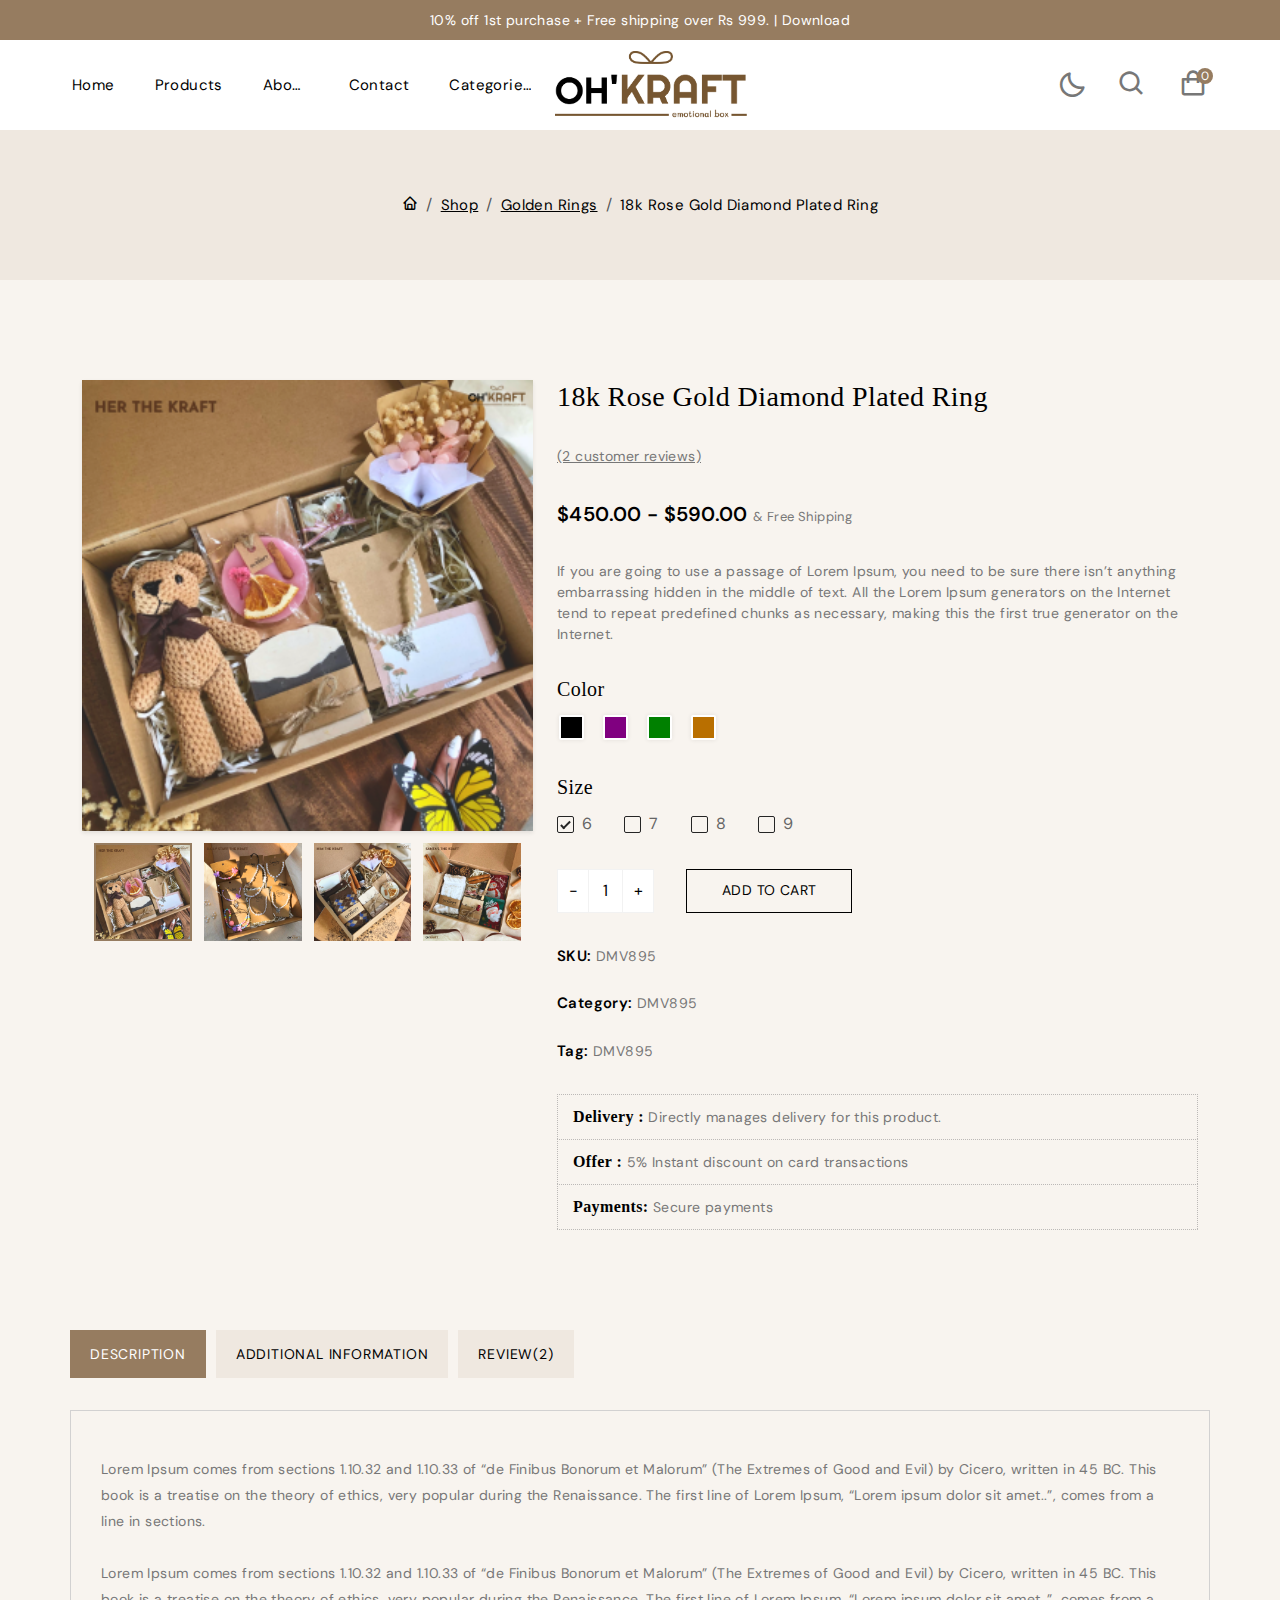
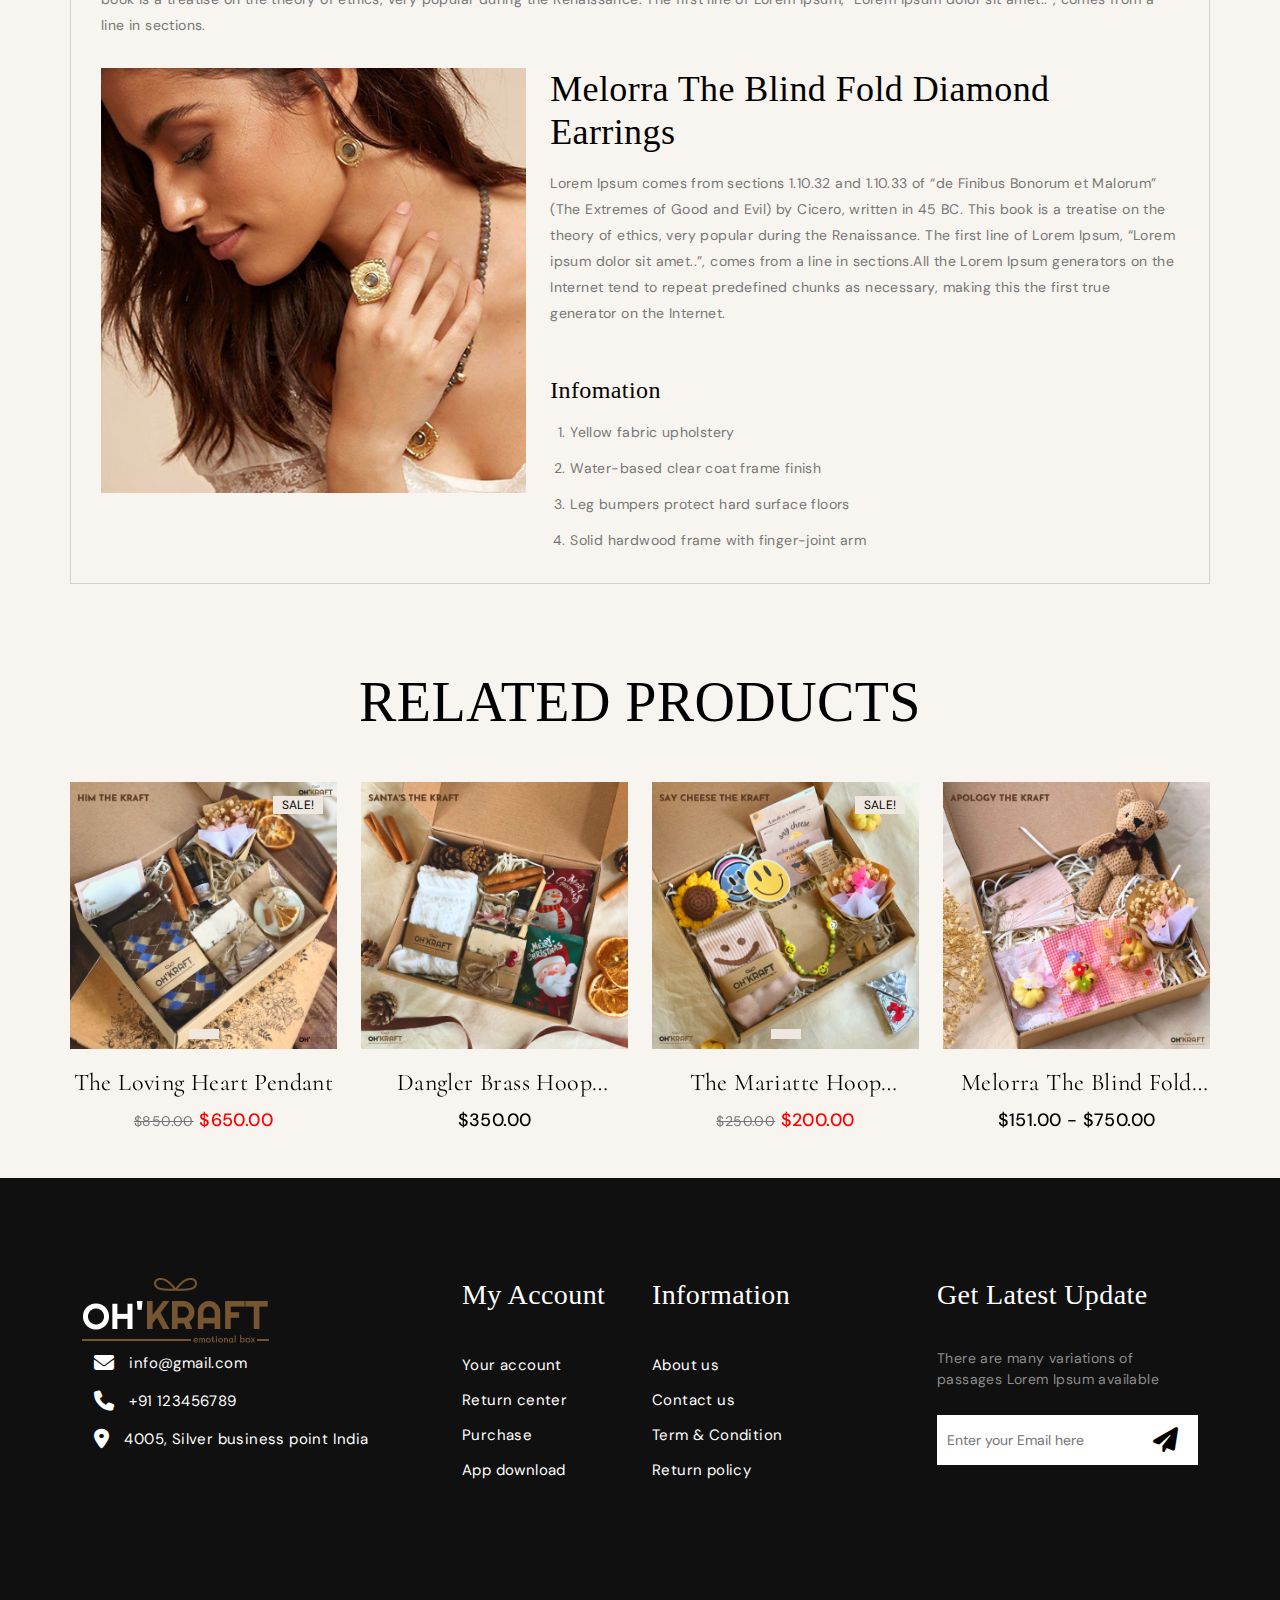
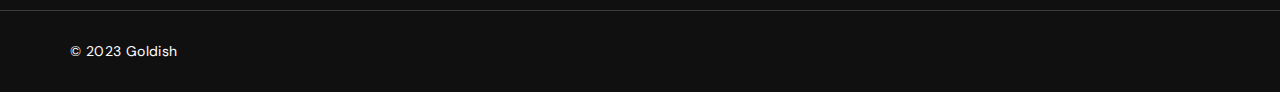
<file: product-ring.html>
<!DOCTYPE html>
<html lang="en">
  <head>
    <meta charset="UTF-8" />
    <meta http-equiv="X-UA-Compatible" content="IE=edge" />
    <meta name="viewport" content="width=device-width, initial-scale=1.0" />
    <link rel="shortcut icon" href="./img/logo-thumb.png" type="image/x-icon" />

    <link
      href="https://unpkg.com/boxicons@2.1.4/css/boxicons.min.css"
      rel="stylesheet"
    />
    <link rel="stylesheet" href="./css/all.min.css" />
    <link rel="stylesheet" href="./css/bootstrap.min.css" />
    <link rel="stylesheet" href="./css/swiper-bundle.min.css" />
    <link rel="stylesheet" href="./css/reset.css" />
    <link rel="stylesheet" href="./css/style.min.css" />
    <title>Her the KRAFT</title>
  </head>
  <body>
    <!-- HEADER -->
    <header class="header" id="header">
      <div class="container-fluid">
        <div class="header-top">
          <p>10% off 1st purchase + Free shipping over Rs 999. | Download</p>
        </div>

        <div class="row align-items-center header-content">
          <div class="col-xl-5 col-8 order-xl-0 order-1">
            <nav class="nav-menu">
              <ul class="nav-list">
                <li class="nav-item">
                  <a href="index.html" class="nav-link">Home </a>
                </li>
                <li class="nav-item">
                  <a href="product-ring.html" class="nav-link">Products</a>
                </li>
                <li class="nav-item">
                  <a href="about-us.html" class="nav-link">About Us</a>
                </li>
                <li class="nav-item">
                  <a href="contact.html" class="nav-link">Contact</a>
                </li>
                <li class="nav-item">
                  <a href="category.html" class="nav-link"
                    >Categories
                    <i class="fa fa-angle-down" data-toggle="dropdown"></i>
                  </a>
                  <ul class="dropdown-menu">
                    <li class="nav-item-lv2">
                      <a class="nav-link" href="#">For Him</a>
                    </li>

                    <li class="nav-item-lv2">
                      <a class="nav-link" href="#">For Her</a>
                    </li>
                    <li class="nav-item-lv2">
                      <a class="nav-link" href="#">For Friends</a>
                    </li>
                  </ul>
                </li>
              </ul>

              <div class="nav-close" id="nav-close">
                <i class="bx bx-x"></i>
              </div>
            </nav>
          </div>

          <div class="col-2 order-xl-1 order-0">
            <a href="index.html" class="nav-logo">
              <!-- <img src="./img/logo.png" alt="" /> -->
            </a>
          </div>
          <div class="col-xl-5 col-2 order-xl-2 order-2">
            <div class="nav-btns">
              <!-- Theme change btns -->
              <i class="bx bx-moon change-theme" id="theme-button"></i>

              <div class="nav-search" id="search">
                <i class="bx bx-search"></i>
                <div class="search-box">
                  <input
                    type="text"
                    placeholder="Search products.."
                    class="search-input"
                  />
                  <a href="#" class="search-button">
                    <i class="bx bx-search"></i>
                  </a>
                </div>
              </div>
              <div class="nav-shop" id="cart-shop">
                <i class="bx bx-shopping-bag"></i>
                <div class="cart-items">0</div>
              </div>

              <div class="nav-toggle" id="nav-toggle">
                <i class="bx bx-grid-alt"></i>
              </div>
            </div>
          </div>
        </div>
      </div>
    </header>
    <!-- CART -->
    <div class="cart" id="cart">
      <i class="bx bx-x cart__close" id="cart-close"></i>

      <h2 class="cart__title-center">My Cart</h2>

      <div class="cart__container">
        <!-- cart card -->
      </div>

      <div class="cart__prices">
        <span class="cart__prices-item">Total</span>
        <span class="cart__prices-total"
          ><span class="cart-total"></span>đ
        </span>
      </div>
    </div>
    <!-- MAIN -->
    <main class="main" id="main">
      <section class="breadcrumb-container" id="breadcrumb">
        <ul class="breadcrumb">
          <li class="breadcrumb-item">
            <a href="index.html">
              <i class="bx bx-home"></i>
            </a>
          </li>

          <li class="breadcrumb-item">
            <a href="#" class="breadcrumb-link">Shop</a>
          </li>

          <li class="breadcrumb-item">
            <a href="#" class="breadcrumb-link">Golden Rings</a>
          </li>

          <li class="breadcrumb-item">
            <a href="#" class="breadcrumb-link selected"
              >18k Rose Gold Diamond Plated Ring</a
            >
          </li>
        </ul>
      </section>

      <section class="pd-details">
        <div class="container pd-details-container">
          <div class="row">
            <div class="col-lg-5">
              <div thumbsSlider="" class="swiper pd-swiper2">
                <div class="swiper-wrapper">
                  <div class="swiper-slide">
                    <div class="swiper-zoom-container">
                      <img src="./img/pd-1.png" alt="" />
                    </div>
                  </div>
                  <div class="swiper-slide">
                    <div class="swiper-zoom-container">
                      <img src="./img/pd-6.png" alt="" />
                    </div>
                  </div>
                  <div class="swiper-slide">
                    <div class="swiper-zoom-container">
                      <img src="./img/pd-2.png" alt="" />
                    </div>
                  </div>
                  <div class="swiper-slide">
                    <div class="swiper-zoom-container">
                      <img src="./img/pd-3.png" alt="" />
                    </div>
                  </div>
                  <div class="swiper-slide">
                    <div class="swiper-zoom-container">
                      <img src="./img/pd-4.png" alt="" />
                    </div>
                  </div>
                  <div class="swiper-slide">
                    <div class="swiper-zoom-container">
                      <img src="./img/pd-5.png" alt="" />
                    </div>
                  </div>
                </div>
              </div>
              <div class="swiper pd-swiper">
                <div class="swiper-wrapper">
                  <div class="swiper-slide">
                    <img src="./img/pd-1.png" alt="" />
                  </div>
                  <div class="swiper-slide">
                    <img src="./img/pd-6.png" alt="" />
                  </div>
                  <div class="swiper-slide">
                    <img src="./img/pd-2.png" alt="" />
                  </div>
                  <div class="swiper-slide">
                    <img src="./img/pd-3.png" alt="" />
                  </div>
                  <div class="swiper-slide">
                    <img src="./img/pd-4.png" alt="" />
                  </div>
                  <div class="swiper-slide">
                    <img src="./img/pd-5.png" alt="" />
                  </div>
                </div>
                <div class="swiper-button-next"></div>
                <div class="swiper-button-prev"></div>
              </div>
            </div>

            <div class="col-lg-7">
              <div class="pd-details-content">
                <h4 class="pd-details-title">
                  18k Rose Gold Diamond Plated Ring
                </h4>
                <a href="#" class="pd-details-review">(2 customer reviews)</a>
                <p class="pd-details-price">
                  $450.00 - $590.00
                  <span class="freeship">& Free Shipping</span>
                </p>
                <p class="pd-details-desc">
                  If you are going to use a passage of Lorem Ipsum, you need to
                  be sure there isn’t anything embarrassing hidden in the middle
                  of text. All the Lorem Ipsum generators on the Internet tend
                  to repeat predefined chunks as necessary, making this the
                  first true generator on the Internet.
                </p>

                <div class="pd-details-option">
                  <h4 class="pd-details-option-title">Color</h4>

                  <ul class="d-flex pd-details-option-color-container">
                    <li>
                      <div class="pd-details-option-color" id="black"></div>
                    </li>
                    <li>
                      <div class="pd-details-option-color" id="purple"></div>
                    </li>
                    <li>
                      <div class="pd-details-option-color" id="green"></div>
                    </li>
                    <li>
                      <div class="pd-details-option-color" id="gold"></div>
                    </li>
                  </ul>
                </div>

                <div class="pd-details-option">
                  <h4 class="pd-details-option-title">Size</h4>

                  <div class="d-flex">
                    <label class="pd-details-option-size"
                      >6
                      <input
                        type="checkbox"
                        class="size-input"
                        checked="checked"
                      />
                      <span class="checkmark"></span>
                    </label>

                    <label class="pd-details-option-size"
                      >7
                      <input type="checkbox" class="size-input" />
                      <span class="checkmark"></span>
                    </label>

                    <label class="pd-details-option-size"
                      >8
                      <input type="checkbox" class="size-input" />
                      <span class="checkmark"></span>
                    </label>

                    <label class="pd-details-option-size"
                      >9
                      <input type="checkbox" class="size-input" />
                      <span class="checkmark"></span>
                    </label>
                  </div>
                </div>

                <div class="pd-details-quantity">
                  <div class="d-flex quantity-counter">
                    <button class="minus">-</button>
                    <input type="number" value="1" class="quantity-input" />
                    <button class="plus">+</button>
                  </div>

                  <a href="#" class="button black-btn">Add to cart</a>
                </div>

                <ul class="pd-details-info">
                  <li><span>SKU:</span> DMV895</li>
                  <li><span>Category:</span> DMV895</li>
                  <li><span>Tag: </span> DMV895</li>
                </ul>

                <ul class="pd-details-service">
                  <li>
                    <span>Delivery :</span>
                    Directly manages delivery for this product.
                  </li>
                  <li>
                    <span>Offer :</span>
                    5% Instant discount on card transactions
                  </li>
                  <li>
                    <span>Payments:</span>
                    Secure payments
                  </li>
                </ul>
              </div>
            </div>
          </div>
        </div>
      </section>

      <section class="pd-desc">
        <div class="container pd-desc-container">
          <!-- TABS -->
          <ul class="nav nav-pills" id="pd-details-tabs" role="tablist">
            <li class="nav-item" role="presentation">
              <button
                class="nav-link active"
                id="desc-tab"
                data-bs-toggle="pill"
                data-bs-target="#desc-content"
              >
                Description
              </button>
            </li>
            <li class="nav-item" role="presentation">
              <button
                class="nav-link"
                id="info-tab"
                data-bs-toggle="pill"
                data-bs-target="#info-content"
              >
                Additional Information
              </button>
            </li>
            <li class="nav-item" role="presentation">
              <button
                class="nav-link"
                id="review-tab"
                data-bs-toggle="pill"
                data-bs-target="#review-content"
              >
                Review(2)
              </button>
            </li>
          </ul>
          <!-- CONTENT -->
          <div class="tab-content" id="pd-details-tabs-content">
            <!-- DESCRIPTION -->
            <div
              class="tab-pane fade show active"
              id="desc-content"
              role="tabpanel"
            >
              <p>
                Lorem Ipsum comes from sections 1.10.32 and 1.10.33 of “de
                Finibus Bonorum et Malorum” (The Extremes of Good and Evil) by
                Cicero, written in 45 BC. This book is a treatise on the theory
                of ethics, very popular during the Renaissance. The first line
                of Lorem Ipsum, “Lorem ipsum dolor sit amet..”, comes from a
                line in sections.
                <br /><br />
                Lorem Ipsum comes from sections 1.10.32 and 1.10.33 of “de
                Finibus Bonorum et Malorum” (The Extremes of Good and Evil) by
                Cicero, written in 45 BC. This book is a treatise on the theory
                of ethics, very popular during the Renaissance. The first line
                of Lorem Ipsum, “Lorem ipsum dolor sit amet..”, comes from a
                line in sections.
              </p>

              <div class="row pd-desc-row">
                <div class="col-md-5 p-0 pe-4">
                  <img src="./img/pd-desc-img.png" alt="" class="pd-desc-img" />
                </div>
                <div class="col-md-7 p-0">
                  <h3 class="pd-desc-title">
                    Melorra The Blind Fold Diamond Earrings
                  </h3>
                  <p>
                    Lorem Ipsum comes from sections 1.10.32 and 1.10.33 of “de
                    Finibus Bonorum et Malorum” (The Extremes of Good and Evil)
                    by Cicero, written in 45 BC. This book is a treatise on the
                    theory of ethics, very popular during the Renaissance. The
                    first line of Lorem Ipsum, “Lorem ipsum dolor sit amet..”,
                    comes from a line in sections.All the Lorem Ipsum generators
                    on the Internet tend to repeat predefined chunks as
                    necessary, making this the first true generator on the
                    Internet.
                  </p>

                  <h4 class="pd-desc-subtitle">Infomation</h4>
                  <ol class="pd-desc-list">
                    <li>Yellow fabric upholstery</li>
                    <li>Water-based clear coat frame finish</li>
                    <li>Leg bumpers protect hard surface floors</li>
                    <li>Solid hardwood frame with finger-joint arm</li>
                  </ol>
                </div>
              </div>
            </div>
            <!-- INFORMATION -->
            <div class="tab-pane fade" id="info-content" role="tabpanel">
              <div class="pd-details-info-container">
                <h4 class="pd-details-info-title">Weight</h4>
                <p class="pd-details-info-text">40g</p>
                <h4 class="pd-details-info-title">Dimension</h4>
                <p class="pd-details-info-text">20mm x 20mm</p>

                <h4 class="pd-details-info-title">Color</h4>
                <p class="pd-details-info-text">Red, Blue, White</p>

                <h4 class="pd-details-info-title">Size</h4>
                <p class="pd-details-info-text">6, 7, 8 ,9</p>
              </div>
            </div>
            <!-- REVIEW -->
            <div class="tab-pane fade" id="review-content" role="tabpanel">
              <div class="pd-details-review-container row">
                <div class="col-md-6">
                  <div class="pd-details-review-left">
                    <h4 class="pd-details-review-title">
                      2 Reviews For 18k Rose Gold Diamond Plated Ring
                    </h4>
                    <div class="pd-details-review-comment">
                      <div class="comment-avatar">
                        <img src="./img/testimonial-1.png" alt="" />
                      </div>
                      <div class="comment-content">
                        <span class="comment-name"
                          >Kyle Brandow -
                          <span class="comment-time">March 21, 2022</span></span
                        >
                        <p class="comment-text">
                          Great quality… and best services.
                        </p>
                      </div>
                    </div>
                    <div class="pd-details-review-comment">
                      <div class="comment-avatar">
                        <img src="./img/testimonial-2.png" alt="" />
                      </div>
                      <div class="comment-content">
                        <span class="comment-name"
                          >John Cena -
                          <span class="comment-time">April 21, 2022</span></span
                        >
                        <p class="comment-text">Good</p>
                      </div>
                    </div>
                  </div>
                </div>
                <div class="col-md-6">
                  <div class="pd-details-review-right">
                    <h4 class="pd-details-review-title">Add a review</h4>
                    <form action="" class="comment-form">
                      <p class="comment-note">
                        Your email address will not be published. Required
                        fields are marked <span class="required">*</span>
                      </p>
                      <div class="comment-form-rating">
                        <p>Your rating <span class="required">*</span></p>
                        <!-- <ul class="comment-rating">
                          <li class="star-1"><a href="#"></a></li>
                          <li class="star-2"><a href="#"></a></li>
                          <li class="star-3"><a href="#"></a></li>
                          <li><a href="#" class="star-4"></a></li>
                          <li><a href="#" class="star-5"></a></li>
                        </ul> -->
                        <div class="comment-rating">
                          <input type="radio" name="comment" id="" />
                          <input type="radio" name="comment" id="" />
                          <input type="radio" name="comment" id="" />
                          <input type="radio" name="comment" id="" />
                          <input type="radio" name="comment" id="" />
                        </div>
                      </div>
                      <div class="comment-form-comment">
                        <p>Your review <span class="required">*</span></p>
                        <textarea
                          id="comment"
                          name="comment"
                          cols="45"
                          rows="8"
                          required=""
                        ></textarea>
                      </div>

                      <div class="comment-form-author">
                        <p>Name <span class="required">*</span></p>
                        <input type="text" value size="30" />
                      </div>
                      <div class="comment-form-email">
                        <p>Email <span class="required">*</span></p>
                        <input type="text" value size="30" />
                      </div>
                      <div class="comment-form-cookies-consent">
                        <label class="comment-form-checkbox"
                          >Save my name, email, and website in this browser for
                          the next time I comment.
                          <input
                            type="checkbox"
                            class="size-input"
                            checked="checked"
                          />
                          <span class="checkmark"></span>
                        </label>
                        <!-- <p>
                          Save my name, email, and website in this browser for
                          the next time I comment.
                        </p> -->
                      </div>

                      <div class="comment-form-submit button black-btn">
                        submit
                      </div>
                    </form>
                  </div>
                </div>
              </div>
            </div>
          </div>
        </div>
      </section>

      <section class="pd-related">
        <div class="section-title">
          <h1>related products</h1>
        </div>
        <div class="container pd-related-container">
          <div class="swiper pd-related-content">
            <div class="swiper-wrapper">
              <!-- ITEM 1 -->
              <div class="swiper-slide">
                <div class="pd-item">
                  <a href="product-ring.html">
                    <img
                      src="./img/pd-2.png"
                      alt="product"
                      class="pd-item-img"
                    />
                  </a>

                  <div class="pd-tag">sale!</div>
                  <div class="flash-deal-timer">
                    <div class="days"></div>
                    <div class="hours"></div>
                    <div class="minutes"></div>
                    <div class="seconds focus"></div>
                  </div>

                  <a href="product-ring.html">
                    <h4 class="pd-title">The Loving Heart Pendant</h4>
                  </a>
                  <p class="pd-price" id="sale"><span>$850.00</span> $650.00</p>
                  <div class="pd-hover">
                    <a href="product-ring.html">
                      <img
                        src="./img/pd-hover-2.png"
                        alt="pd hover"
                        class="pd-hover-img"
                      />
                    </a>
                    <div class="pd-tag pd-tag-hover">-24%</div>

                    <ul class="pd-hover-btns">
                      <li>
                        <a href="#" class="pd-hover-btn">
                          <i class="bx bx-shopping-bag"></i>
                        </a>
                      </li>
                      <li>
                        <a href="#" class="pd-hover-btn">
                          <i class="bx bx-heart"></i>
                        </a>
                      </li>
                      <li>
                        <a href="#" class="pd-hover-btn">
                          <i class="fa-regular fa-eye"></i>
                        </a>
                      </li>
                      <li>
                        <a href="#" class="pd-hover-btn">
                          <i class="bx bx-shuffle"></i>
                        </a>
                      </li>
                    </ul>
                    <ul class="pd-item-rating">
                      <li><i class="fa-solid fa-star star"></i></li>
                      <li><i class="fa-solid fa-star star"></i></li>
                      <li><i class="fa-solid fa-star star"></i></li>
                      <li><i class="fa-solid fa-star star"></i></li>
                      <li><i class="fa-solid fa-star"></i></li>
                    </ul>
                  </div>
                </div>
              </div>
              <!-- ITEM 2 -->
              <div class="swiper-slide">
                <div class="pd-item">
                  <a href="product-ring.html">
                    <img
                      src="./img/pd-3.png"
                      alt="product"
                      class="pd-item-img"
                    />
                  </a>

                  <a href="product-ring.html">
                    <h4 class="pd-title">Dangler Brass Hoop Earring</h4>
                  </a>
                  <p class="pd-price">$350.00</p>
                  <div class="pd-hover">
                    <a href="product-ring.html">
                      <img
                        src="./img/pd-hover-3.png"
                        alt="pd hover"
                        class="pd-hover-img"
                      />
                    </a>
                    <ul class="pd-hover-btns">
                      <li>
                        <a href="#" class="pd-hover-btn">
                          <i class="bx bx-shopping-bag"></i>
                        </a>
                      </li>
                      <li>
                        <a href="#" class="pd-hover-btn">
                          <i class="bx bx-heart"></i>
                        </a>
                      </li>
                      <li>
                        <a href="#" class="pd-hover-btn">
                          <i class="fa-regular fa-eye"></i>
                        </a>
                      </li>
                      <li>
                        <a href="#" class="pd-hover-btn">
                          <i class="bx bx-shuffle"></i>
                        </a>
                      </li>
                    </ul>
                    <ul class="pd-item-rating">
                      <li><i class="fa-solid fa-star star"></i></li>
                      <li><i class="fa-solid fa-star star"></i></li>
                      <li><i class="fa-solid fa-star star"></i></li>
                      <li><i class="fa-solid fa-star star"></i></li>
                      <li><i class="fa-solid fa-star"></i></li>
                    </ul>
                  </div>
                </div>
              </div>
              <!-- ITEM 3 -->
              <div class="swiper-slide">
                <div class="pd-item">
                  <a href="product-ring.html">
                    <img
                      src="./img/pd-4.png"
                      alt="product"
                      class="pd-item-img"
                    />
                  </a>

                  <div class="pd-tag">sale!</div>
                  <div class="flash-deal-timer">
                    <div class="days"></div>
                    <div class="hours"></div>
                    <div class="minutes"></div>
                    <div class="seconds focus"></div>
                  </div>

                  <a href="product-ring.html">
                    <h4 class="pd-title">The Mariatte Hoop Earrings</h4>
                  </a>
                  <p class="pd-price" id="sale"><span>$250.00</span> $200.00</p>
                  <div class="pd-hover">
                    <a href="product-ring.html">
                      <img
                        src="./img/pd-hover-4.png"
                        alt="pd hover"
                        class="pd-hover-img"
                      />
                    </a>
                    <div class="pd-tag pd-tag-hover">-20%</div>

                    <ul class="pd-hover-btns">
                      <li>
                        <a href="#" class="pd-hover-btn">
                          <i class="bx bx-shopping-bag"></i>
                        </a>
                      </li>
                      <li>
                        <a href="#" class="pd-hover-btn">
                          <i class="bx bx-heart"></i>
                        </a>
                      </li>
                      <li>
                        <a href="#" class="pd-hover-btn">
                          <i class="fa-regular fa-eye"></i>
                        </a>
                      </li>
                      <li>
                        <a href="#" class="pd-hover-btn">
                          <i class="bx bx-shuffle"></i>
                        </a>
                      </li>
                    </ul>
                    <ul class="pd-item-rating">
                      <li><i class="fa-solid fa-star star"></i></li>
                      <li><i class="fa-solid fa-star star"></i></li>
                      <li><i class="fa-solid fa-star star"></i></li>
                      <li><i class="fa-solid fa-star star"></i></li>
                      <li><i class="fa-solid fa-star"></i></li>
                    </ul>
                  </div>
                </div>
              </div>

              <!-- ITEM 4 -->
              <div class="swiper-slide">
                <div class="pd-item">
                  <a href="product-ring.html">
                    <img
                      src="./img/pd-5.png"
                      alt="product"
                      class="pd-item-img"
                    />
                  </a>

                  <a href="product-ring.html">
                    <h4 class="pd-title">
                      Melorra The Blind Fold Diamond Earrings
                    </h4>
                  </a>
                  <p class="pd-price">$151.00 - $750.00</p>
                  <div class="pd-hover">
                    <a href="product-ring.html">
                      <img
                        src="./img/pd-hover-5.png"
                        alt="pd hover"
                        class="pd-hover-img"
                      />
                    </a>
                    <ul class="pd-hover-btns">
                      <li>
                        <a href="#" class="pd-hover-btn">
                          <i class="bx bx-shopping-bag"></i>
                        </a>
                      </li>
                      <li>
                        <a href="#" class="pd-hover-btn">
                          <i class="bx bx-heart"></i>
                        </a>
                      </li>
                      <li>
                        <a href="#" class="pd-hover-btn">
                          <i class="fa-regular fa-eye"></i>
                        </a>
                      </li>
                      <li>
                        <a href="#" class="pd-hover-btn">
                          <i class="bx bx-shuffle"></i>
                        </a>
                      </li>
                    </ul>
                    <ul class="pd-item-rating">
                      <li><i class="fa-solid fa-star star"></i></li>
                      <li><i class="fa-solid fa-star star"></i></li>
                      <li><i class="fa-solid fa-star star"></i></li>
                      <li><i class="fa-solid fa-star star"></i></li>
                      <li><i class="fa-solid fa-star"></i></li>
                    </ul>
                  </div>
                </div>
              </div>

              <!-- ITEM 5 -->
              <div class="swiper-slide">
                <div class="pd-item">
                  <a href="product-ring.html">
                    <img
                      src="./img/pd-5.png"
                      alt="product"
                      class="pd-item-img"
                    />
                  </a>

                  <a href="product-ring.html">
                    <h4 class="pd-title">
                      Melorra The Blind Fold Diamond Earrings
                    </h4>
                  </a>
                  <p class="pd-price">$151.00 - $750.00</p>
                  <div class="pd-hover">
                    <a href="product-ring.html">
                      <img
                        src="./img/pd-hover-5.png"
                        alt="pd hover"
                        class="pd-hover-img"
                      />
                    </a>
                    <ul class="pd-hover-btns">
                      <li>
                        <a href="#" class="pd-hover-btn">
                          <i class="bx bx-shopping-bag"></i>
                        </a>
                      </li>
                      <li>
                        <a href="#" class="pd-hover-btn">
                          <i class="bx bx-heart"></i>
                        </a>
                      </li>
                      <li>
                        <a href="#" class="pd-hover-btn">
                          <i class="fa-regular fa-eye"></i>
                        </a>
                      </li>
                      <li>
                        <a href="#" class="pd-hover-btn">
                          <i class="bx bx-shuffle"></i>
                        </a>
                      </li>
                    </ul>
                    <ul class="pd-item-rating">
                      <li><i class="fa-solid fa-star star"></i></li>
                      <li><i class="fa-solid fa-star star"></i></li>
                      <li><i class="fa-solid fa-star star"></i></li>
                      <li><i class="fa-solid fa-star star"></i></li>
                      <li><i class="fa-solid fa-star"></i></li>
                    </ul>
                  </div>
                </div>
              </div>
              <!-- ITEM 6 -->
              <div class="swiper-slide">
                <div class="pd-item">
                  <a href="product-ring.html">
                    <img
                      src="./img/pd-6.png"
                      alt="product"
                      class="pd-item-img"
                    />
                  </a>

                  <a href="product-ring.html">
                    <h4 class="pd-title">Amethyst Ring For Girls and Women</h4>
                  </a>
                  <p class="pd-price">$180.00</p>
                  <div class="pd-hover">
                    <a href="product-ring.html">
                      <img
                        src="./img/pd-hover-6.png"
                        alt="pd hover"
                        class="pd-hover-img"
                      />
                    </a>
                    <ul class="pd-hover-btns">
                      <li>
                        <a href="#" class="pd-hover-btn">
                          <i class="bx bx-shopping-bag"></i>
                        </a>
                      </li>
                      <li>
                        <a href="#" class="pd-hover-btn">
                          <i class="bx bx-heart"></i>
                        </a>
                      </li>
                      <li>
                        <a href="#" class="pd-hover-btn">
                          <i class="fa-regular fa-eye"></i>
                        </a>
                      </li>
                      <li>
                        <a href="#" class="pd-hover-btn">
                          <i class="bx bx-shuffle"></i>
                        </a>
                      </li>
                    </ul>
                    <ul class="pd-item-rating">
                      <li><i class="fa-solid fa-star star"></i></li>
                      <li><i class="fa-solid fa-star star"></i></li>
                      <li><i class="fa-solid fa-star star"></i></li>
                      <li><i class="fa-solid fa-star star"></i></li>
                      <li><i class="fa-solid fa-star"></i></li>
                    </ul>
                  </div>
                </div>
              </div>
            </div>
            <div class="swiper-button-next"></div>
            <div class="swiper-button-prev"></div>
          </div>
        </div>
      </section>
    </main>

    <!-- FOOTER -->
    <footer class="footer" id="footer">
      <div class="container footer-container">
        <div class="row footer-content">
          <div class="col-lg-4">
            <div class="footer-item">
              <div class="footer-logo">
                <img src="./img/logo-invert.png" alt="" class="footer-img" />
              </div>
              <div class="footer-contact">
                <div class="row mb-5">
                  <div class="d-flex align-items-center mb-2">
                    <a href="#" class="contact-icon">
                      <i class="fa-solid fa-envelope"></i>
                    </a>
                    <div>
                      <!-- <h4>Email</h4> -->
                      <span>info@gmail.com</span>
                    </div>
                  </div>
                  <div class="d-flex align-items-center mb-2">
                    <a href="#" class="contact-icon">
                      <i class="fa-solid fa-phone"></i>
                    </a>
                    <div>
                      <!-- <h4>Call Us</h4> -->
                      <span>+91 123456789</span>
                    </div>
                  </div>
                  <div class="d-flex align-items-center mb-2">
                    <a href="#" class="contact-icon">
                      <i class="fa-solid fa-location-dot"></i>
                    </a>
                    <div>
                      <!-- <h4>Address</h4> -->
                      <span>4005, Silver business point India</span>
                    </div>
                  </div>
                </div>
              </div>
            </div>
          </div>

          <div class="col-lg-2">
            <div class="footer-item">
              <div class="footer-title">
                <h4>My Account</h4>
                <button class="accordion-btn">
                  <i class="fa-solid fa-chevron-down"></i>
                </button>
              </div>
              <div class="footer-menu">
                <ul class="footer-list">
                  <li>
                    <a href="" class="footer-link"> Your account</a>
                  </li>
                  <li>
                    <a href="" class="footer-link">Return center</a>
                  </li>
                  <li>
                    <a href="" class="footer-link">Purchase</a>
                  </li>
                  <li>
                    <a href="" class="footer-link">App download</a>
                  </li>
                </ul>
              </div>
            </div>
          </div>

          <div class="col-lg-3">
            <div class="footer-item">
              <div class="footer-title">
                <h4>Information</h4>
                <button class="accordion-btn">
                  <i class="fa-solid fa-chevron-down"></i>
                </button>
              </div>
              <div class="footer-menu">
                <ul class="footer-list">
                  <li>
                    <a href="" class="footer-link"> About us</a>
                  </li>
                  <li>
                    <a href="" class="footer-link">Contact us</a>
                  </li>
                  <li>
                    <a href="" class="footer-link">Term & Condition</a>
                  </li>
                  <li>
                    <a href="" class="footer-link">Return policy</a>
                  </li>
                </ul>
              </div>
            </div>
          </div>

          <div class="col-lg-3">
            <div class="footer-item">
              <div class="footer-title">
                <h4>Get Latest Update</h4>
              </div>

              <p class="footer-text">
                There are many variations of passages Lorem Ipsum available
              </p>
              <div class="row align-items-center">
                <div class="col-10 p-0">
                  <input
                    type="text"
                    placeholder="Enter your Email here"
                    class="footer-input"
                  />
                </div>
                <div class="col-2 p-0">
                  <a href="" class="footer-button">
                    <i class="fa-solid fa-paper-plane"></i>
                  </a>
                </div>
              </div>
            </div>
          </div>
        </div>
      </div>
      <div class="container-fluid footer-bottom">
        <div class="container">
          <p class="footer-copyright">© 2023 Goldish</p>
        </div>
      </div>
    </footer>
    <!-- SCROLL UP -->
    <a href="#" class="scrollup" id="scroll-up">
      <i class="bx bx-up-arrow-alt scrollup__icon"></i>
    </a>

    <!--=============== JQUERY JS ===============-->
    <script src="./js/jquery-3.6.1.min.js"></script>
    <!--=============== BOOTSTRAP JS ===============-->
    <script src="./js/bootstrap.bundle.js"></script>
    <!--=============== SWIPER JS ===============-->
    <script src="./js/swiper-bundle.min.js"></script>

    <!--=============== MAIN JS ===============-->
    <script src="./js/main.min.js"></script>
    <script src="./js/products.min.js"></script>

    <script>
      let swiper = new Swiper(".pd-swiper", {
        spaceBetween: 12,
        slidesPerView: 4,
        freeMode: true,
        watchSlidesProgress: true,
        loop: "true",
        navigation: {
          nextEl: ".swiper-button-next",
          prevEl: ".swiper-button-prev",
        },
      });
      let swiper2 = new Swiper(".pd-swiper2", {
        zoom: true,
        spaceBetween: 12,

        thumbs: {
          swiper: swiper,
        },
        loop: "true",
      });

      let swiper3 = new Swiper(".pd-related-content", {
        navigation: {
          nextEl: ".swiper-button-next",
          prevEl: ".swiper-button-prev",
        },
        loop: true,
        spaceBetween: 24,
        breakpoints: {
          576: {
            slidesPerView: 1,
          },
          768: {
            slidesPerView: 2,
          },
          992: {
            slidesPerView: 3,
          },
          1200: {
            slidesPerView: 4,
          },
        },
      });
    </script>

    <script type="text/javascript">
      $(".size-input").on("change", function () {
        $(".size-input").not(this).prop("checked", false);
      });
    </script>
  </body>
</html>
</file>
<file: css/style.min.css>
@import url(https://fonts.googleapis.com/css2?family=DM+Sans:wght@400;500;700&display=swap);@import url(https://fonts.googleapis.com/css2?family=Cormorant:wght@400;500;600&display=swap);@import url(https://db.onlinewebfonts.com/c/ec29c4a1379d2031066ba2cf302b9afa?family=DidotLTW01-Roman);:root{--first-color:#967c60;--title-color:#000000;--text-color:#777777;--text-color-light:hsl(0, 0%, 55%);--body-color:#f8f4ef;--container-color:#efe8e0;--container-color-alt:#fff;--border-color:#e5e5e5;--header-color:#fff;--body-font:"DM Sans",sans-serif;--biggest-font-size:4.75rem;--h1-font-size:3.5rem;--h2-font-size:2.813rem;--h3-font-size:2.25rem;--h4-font-size:1.5rem;--h5-font-size:1.25rem;--normal-font-size:1rem;--small-font-size:0.938rem;--smaller-font-size:0.875rem;--font-normal:400;--font-medium:500;--font-bold:600;--mb-0-5:0.5rem;--mb-0-75:0.75rem;--mb-1:1rem;--mb-1-5:1.5rem;--mb-2:2rem;--mb-2-5:2.5rem;--mb-3:3rem;--z-tooltip:10;--z-fixed:100}body{margin:0;background-color:var(--body-color);color:var(--text-color);transition:.4s;font-family:var(--body-font);letter-spacing:.4px}h1,h2,h3,h4{color:var(--title-color);font-family:DidotLTW01-Roman;font-weight:var(--font-normal)}body.dark-theme{--first-color:#b89877;--title-color:hsl(0, 0%, 95%);--text-color:hsl(0, 0%, 75%);--body-color:hsl(0, 0%, 12%);--container-color:hsl(0, 1%, 46%);--header-color:hsl(0, 0%, 12%)}.dark-theme .contact-submit{color:#fff;border-color:#fff}.change-theme{line-height:45px;cursor:pointer}body{position:relative}.row{padding:0;margin:0}.section-title{display:flex;flex-direction:column;justify-content:center;align-items:center;margin-top:70px;margin-bottom:30px}.section-title p{font-size:var(--smaller-font-size);text-transform:uppercase;color:var(--title-color);letter-spacing:.1rem}.section-title h1{font-size:var(--h1-font-size);margin-top:15px;margin-bottom:15px;text-align:center;text-transform:uppercase}.container-fluid{padding:0}.header{position:fixed;width:100%;top:0;left:0;z-index:999;transition:.3s}.header-top{background-color:var(--first-color);text-align:center}.header-top p{line-height:40px;margin:0;color:#fff;font-size:14px}.header-content{padding:0 60px;background-color:var(--header-color)}nav .nav-item{display:inline-block;position:relative}.nav-list{display:flex;align-items:center;gap:40px}.nav-close,.nav-toggle{display:none}.nav-link{color:var(--title-color);font-size:var(--small-font-size);transition:.3s;display:inline-flex;align-items:center;justify-content:center;width:100%}.header .nav-link{-webkit-line-clamp:1;-webkit-box-orient:vertical;text-overflow:ellipsis;overflow:hidden;display:-webkit-box}.nav-link i{font-size:10px;padding:0 5px}.nav-link:hover{color:var(--first-color)}.nav-btns{display:flex;align-items:center;gap:30px;font-size:30px;justify-content:flex-end}.nav-logo{width:200px;height:90px;display:flex;align-items:center;justify-content:center;background-image:url(../img/logo.png);background-position:center;background-repeat:no-repeat;background-size:contain}.nav-logo-invert{background-image:url(../img/logo-invert.png)}nav .nav-item:hover>.dropdown-menu{margin-top:0;border-radius:0;padding:15px 0;min-width:230px;-webkit-box-shadow:0 6px 12px rgb(0 0 0 / 18%);box-shadow:0 6px 12px rgb(0 0 0 / 18%);background-clip:padding-box;border:none;opacity:1}.nav-item-lv2 .nav-link{text-align:center;line-height:40px;text-transform:uppercase}.nav-item .dropdown-menu{top:50px;display:block;transition:.3s;opacity:0;background-color:var(--container-color)}.nav-search{position:relative;height:fit-content}.nav-search i{line-height:45px}.nav-search:hover .search-box{opacity:1}.search-box{position:absolute;padding:15px;height:fit-content;background-color:var(--container-color);top:50px;left:-200px;font-size:var(--smaller-font-size);opacity:0;transition:.3s;box-shadow:0 4px 8px hsla(0,0%,20%,.3)}.search-input{width:200px;font-size:var(--smaller-font-size);border:1px solid #00000074;padding:10px}.search-button{font-size:20px;position:absolute;top:23px;right:20px}.search-button i{line-height:initial}.nav-shop{position:relative;cursor:pointer}.cart-items{position:absolute;top:5px;right:-5px;font-size:12px;color:#fff;background-color:var(--first-color);width:16px;height:16px;border-radius:50%;display:flex;align-items:center;justify-content:center}.show-menu{left:0!important;transition:.3s}.scroll-header{box-shadow:0 1px 4px hsla(0,4%,15%,.1);top:-40px}.cart{position:fixed;background-color:var(--body-color);z-index:999;width:100%;height:100%;top:0;right:-200%;padding:3.5rem 2rem;width:420px;box-shadow:-2px 0 4px hsla(0,0%,15%,.1);transition:.4s}.cart__title-center{font-size:var(--h2-font-size);text-align:center;margin-bottom:var(--mb-3)}.cart__close{font-size:2rem;color:var(--title-color);position:absolute;top:1.25rem;right:.9rem;cursor:pointer}.cart__container{display:grid;row-gap:1.5rem}.cart__card{display:flex;align-items:center;column-gap:1rem}.cart__box{background-color:var(--container-color);padding:.75rem 1.25rem;border:1px solid var(--border-color);height:fit-content}.cart__img{width:70px}.cart__title{font-size:var(--normal-font-size);margin-bottom:var(--mb-0-5)}.cart__price{display:block;font-size:var(--small-font-size);color:var(--first-color);margin-bottom:var(--mb-1-5)}.cart__amount,.cart__amount-content{display:flex;align-items:center}.cart__amount{column-gap:3rem}.cart__amount-content{column-gap:1rem}.cart__amount-box{display:inline-flex;padding:.25rem;background-color:var(--container-color);border:1px solid var(--border-color)}.cart__amount-trash{font-size:1.15rem;color:var(--first-color);cursor:pointer}.cart__prices{margin-top:6rem;display:flex;justify-content:space-between}.cart__prices-item{font-size:var(--small-font-size)}.cart__prices-total{font-size:var(--h3-font-size);font-weight:var(--font-medium)}.show-cart{right:0}.banner-slider{margin-top:130px}.carousel-control-next,.carousel-control-prev{height:70px;width:70px;font-size:20px;background-color:rgba(0,0,0,.1);border-radius:50%;color:var(--container-color-alt);top:50%;opacity:1}.carousel-control-next{right:1%}.carousel-control-prev{left:1%}.caption-title{font-size:var(--biggest-font-size);font-weight:var(--font-medium);color:var(--container-color-alt);transition:.3s;padding-bottom:20px;text-align:initial}.caption-subtitle{font-size:var(--smaller-font-size);text-transform:capitalize;padding-bottom:10px;transition:.3s;text-align:left}.carousel-caption{top:20%;right:initial;left:7%;display:flex;justify-content:center;flex-direction:column}.button{display:block;text-transform:uppercase;font-size:var(--smaller-font-size);padding:10px 35px;background-color:transparent;color:var(--container-color-alt);border:1px solid var(--container-color-alt);width:fit-content;text-align:center;transition:.3s}.button:hover{background-color:var(--first-color);transition:.3s;border-color:var(--first-color)}.service{background-color:var(--container-color)}.service-container{padding:20px 0}.service-item{display:flex;align-items:center;gap:1rem;padding:30px 0;transition:.5s;justify-content:center}.service-title{font-size:22px;font-weight:400}.service-desc{font-size:var(--smaller-font-size);color:var(--text-color)}.service-img{width:45px;height:auto;transition:.7s}.service-item:hover .service-img{transform:rotateY(360deg);transition:.7s}.pd-container{transition:.3s;margin-top:50px;margin-bottom:100px}.pd-item{position:relative;display:flex;align-items:center;flex-direction:column;margin-bottom:24px;width:fit-content}.pd-item-img{width:100%}.pd-item-rating,.pd-tag{position:absolute}.pd-item-rating{width:100%;display:flex;justify-content:center;bottom:-84px;color:#ccc;transition:step-end;z-index:999}.star{color:#fec42d}.pd-tag{top:14px;right:14px;font-size:12px;text-transform:uppercase;width:50px;text-align:center;background-color:var(--container-color);color:var(--title-color)}.pd-tag-hover{z-index:999}.pd-hover{position:absolute;z-index:2;top:0;left:0;opacity:0;transition:.5s;width:100%;display:flex;justify-content:center;align-items:center;flex-direction:column;column-gap:1rem}.pd-hover-img{width:100%}.pd-hover-btns{position:absolute;width:100%;bottom:10px;font-size:20px;display:flex;color:var(--title-color);justify-content:center;align-items:center;gap:5px}.pd-hover-btn{width:40px;height:40px;display:flex;align-items:center;justify-content:center;background-color:var(--container-color);transition:.3s;color:var(--title-color)}.bag-btn::before{content:"\f07a";font-family:"Font Awesome 6 Free";font-weight:900;font-size:16px}.pd-hover-btn:hover{background-color:var(--first-color);color:var(--container-color-alt)}.pd-hover-view{top:12px}.pd-hover-like{top:50px}.pd-item:hover .pd-hover{opacity:1;transition:.5s}.pd-item:hover .pd-price{transform:rotateX(90deg);transition:.5s}.pd-title{padding-top:10px;display:-webkit-box;-webkit-line-clamp:1;-webkit-box-orient:vertical;text-overflow:ellipsis;overflow:hidden;margin:10px 0;transition:.3s;text-align:center;font-family:Cormorant}.pd-title:hover{color:var(--first-color)}.pd-price{color:var(--title-color);font-size:18px;font-weight:var(--font-medium);margin-bottom:20px}#sale{color:red}#sale span{font-size:14px;line-height:24px;color:var(--text-color);text-decoration:line-through;font-weight:var(--font-normal)}.nav-pills{justify-content:center;margin-bottom:2rem;gap:10px;overflow:auto}.nav-pills .nav-link{font-size:var(--smaller-font-size);background-color:var(--container-color);line-height:24px;letter-spacing:.05rem;padding:12px 20px;color:var(--title-color);border-radius:0;text-transform:uppercase}.nav-pills .nav-link:hover{background-color:var(--first-color);color:#fff}.nav-pills .nav-link.active{background-color:var(--first-color)}.flash-deal-timer{display:flex;align-items:center;justify-content:center;background-color:var(--container-color);padding:5px 15px;position:absolute;bottom:115px}.days,.hours,.minutes,.seconds{font-size:var(--smaller-font-size);font-weight:var(--font-bold);color:#000;text-align:center}.flash-deal-timer div span{margin-left:10px;margin-right:10px}.big-banner-container{background-image:url(../img/big-banner-bg.png);background-repeat:no-repeat;background-size:cover;background-attachment:fixed;position:relative;height:580px}.big-banner-content{color:var(--container-color-alt);display:flex;flex-direction:column;gap:30px;position:absolute;top:40%;left:50%;padding-right:100px}.big-banner-subtitle{font-size:var(--smaller-font-size)}.big-banner-title{font-size:var(--h2-font-size);color:inherit}.testimonial{margin-top:100px}.testimonial-description{display:flex;flex-direction:column;justify-content:center;gap:20px}.testimonial-subtitle{font-size:var(--small-font-size);color:var(--title-color)}.testimonial-title{font-size:var(--h1-font-size)}.testimonial-button{border-color:var(--title-color);color:var(--title-color)}.testimonial-item{padding:55px 40px;background-color:var(--container-color)}.testimonial-content{display:flex;flex-direction:column}.testimonial-content i{font-size:35px;color:var(--first-color)}.testimonial-text{margin:25px 0;overflow:hidden;text-overflow:ellipsis;display:-webkit-box;-webkit-line-clamp:3;-webkit-box-orient:vertical}.testimonial-avatar{display:flex;gap:15px}.testimonial-img{width:80px;height:80px;border-radius:50%}.testimonial-name{font-size:var(--h4-font-size);font-weight:var(--font-medium)}.testimonial-job{font-size:var(--smaller-font-size)}.blog-container{margin-bottom:100px}.blog-item{display:flex;flex-direction:column;gap:10px}.blog-img{overflow:hidden}.blog-img img{width:100%;height:auto;transition:.3s}.blog-img:hover img{transform:scale(1.1);transition:.3s;filter:blur(2px)}.blog-title{font-size:var(--h4-font-size);transition:.3s}.blog-title:hover{color:var(--first-color)}.blog-desc{font-size:var(--small-font-size)}.swiper-button-next,.swiper-button-prev{width:35px;height:35px;color:var(--title-color);background-color:var(--container-color);opacity:0;transition:.3s}.swiper-button-next::after,.swiper-button-prev::after{font-size:12px}.swiper-button-next{right:4px}.swiper-button-prev{left:4px}.blog-content:hover .swiper-button-next,.blog-content:hover .swiper-button-prev,.pd-related-content:hover .swiper-button-next,.pd-related-content:hover .swiper-button-prev{opacity:1;transition:.3s}.footer{background-color:#101010;color:var(--container-color-alt)}.footer-container{padding:100px 0}.footer-item{display:flex;flex-direction:column;font-size:var(--small-font-size)}.footer-logo{height:70px}.footer-contact h4{color:var(--container-color-alt);font-size:20px}.footer-contact .contact-icon{font-size:20px;padding-right:15px}.footer-title{display:flex;justify-content:space-between}.accordion-btn{background-color:transparent;color:var(--container-color-alt);font-size:18px;display:none;transition:.3s}.accordion-active{transform:rotate(-180deg)}.show-accordion{height:initial!important;margin-bottom:20px}.footer-title h4{font-size:28px;color:inherit;height:70px}.footer-link{line-height:35px}.footer-link:hover{color:var(--first-color)}.footer-text{font-size:var(--smaller-font-size);color:var(--text-color-light);margin-bottom:25px}.footer-input{height:50px;padding:10px;font-size:14px;width:100%}.footer-button{background-color:var(--container-color-alt);color:var(--title-color);display:flex;width:100%;height:100%;justify-content:end;padding-right:20px}.footer-button i{justify-self:center;line-height:50px;font-size:25px}.footer-bottom{border-top:1px solid #7777776e}.footer-copyright{font-size:var(--smaller-font-size);padding:30px 0}.breadcrumb{background-color:var(--container-color);height:150px;margin-top:130px;width:100%;align-items:center;justify-content:center;color:var(--title-color)}.breadcrumb-list{display:flex;align-items:center;justify-content:center;height:100%;color:var(--title-color);gap:5px}.breadcrumb-link{font-size:var(--small-font-size);text-decoration:underline}.selected{text-decoration:none}.pd-details-container{margin-top:100px;margin-bottom:100px}.pd-swiper img,.pd-swiper2 img{width:100%}.pd-swiper2{margin-bottom:12px;box-shadow:0 2px 4px hsla(0,0%,20%,.1)}.pd-swiper{padding:0 12px}.pd-swiper:hover .swiper-button-next,.pd-swiper:hover .swiper-button-prev{opacity:1}.pd-swiper .swiper-button-next,.pd-swiper .swiper-button-prev{width:25px;height:25px;color:var(--title-color);background-color:var(--container-color);opacity:0;transition:.3s;top:60%}.pd-swiper .swiper-button-next{right:3px}.pd-swiper .swiper-button-prev{left:3px}.pd-swiper .swiper-button-next::after,.pd-swiper .swiper-button-prev::after{font-size:12px}.pd-swiper .swiper-slide-thumb-active{border:2px solid var(--first-color)}.pd-details-content{display:flex;flex-direction:column;gap:2rem}.pd-details-title{font-size:28px}.pd-details-price{font-size:20px;font-weight:var(--font-bold);color:var(--title-color)}.pd-details-review{font-size:var(--smaller-font-size);color:var(--text-color);text-decoration:underline;transition:.3s}.pd-details-review:hover{color:var(--first-color)}.pd-details-price span{font-size:13px;font-weight:var(--font-normal);color:#777}.pd-details-desc{font-size:var(--smaller-font-size)}.pd-details-option-title{font-size:20px;margin-bottom:.75rem}#black{background-color:#000}#purple{background-color:purple}#green{background-color:green}#gold{background-color:#b96f00}.pd-details-option-color-container li{border:2px solid transparent;border-radius:2px;transition:.3s}.pd-details-option-color-container li:hover{border-color:#ccc}.pd-details-option-color-container{align-items:center;gap:15px;height:30px}.pd-details-option-color{width:25px;height:25px;border-radius:2px;border:2px solid #fff;box-shadow:0 0 4px hsla(0,0%,15%,.1);position:relative;cursor:pointer}.color-picked{border-color:#000!important}.comment-form-checkbox input,.pd-details-option-size input{position:absolute;opacity:0;cursor:pointer;height:0;width:0}.comment-form-checkbox,.pd-details-option-size{display:block;position:relative;padding-left:25px;cursor:pointer;font-size:16px;line-height:26px;color:#656565;margin-right:32px}.comment-form-checkbox .checkmark::after,.pd-details-option-size .checkmark::after{content:"";position:absolute;display:none;left:5px;top:2px;width:5px;height:10px;border:solid #252525;border-width:0 2px 2px 0;-webkit-transform:rotate(45deg);-ms-transform:rotate(45deg);transform:rotate(45deg)}.checkmark{position:absolute;top:5px;left:0;height:17px;width:17px;background-color:transparent;border:1px solid #252525;border-radius:2px}input:checked~.checkmark{background-color:transparent}input:checked~.checkmark::after{display:block}.pd-details-quantity{display:flex;gap:2rem}.black-btn{color:#000;border-color:#000}.black-btn:hover{color:#fff;border-color:transparent}.quantity-counter{border:1px solid #f2f2f2;width:fit-content;transition:.3s}.quantity-counter:hover{border-color:#000}.quantity-input{text-align:center;width:35px;line-height:40px;border-left:1px solid #f2f2f2;border-right:1px solid #f2f2f2}.quantity-input[type=number]::-webkit-inner-spin-button,.quantity-input[type=number]::-webkit-outer-spin-button{-webkit-appearance:none}.minus,.plus{background-color:#fff;width:30px}.pd-details-info span{font-size:var(--small-font-size);color:var(--title-color);font-weight:var(--font-bold)}.pd-details-info{gap:25px}.pd-details-info,.pd-details-service{display:flex;flex-direction:column;font-size:var(--smaller-font-size)}.pd-details-service{border-bottom:1px dotted #77777776}.pd-details-service li{padding:10px 15px;border:1px dotted #77777776;border-bottom:none}.pd-details-service span{font-size:var(--normal-font-size);font-weight:var(--font-bold);font-family:DidotLTW01-Roman;color:var(--title-color)}.pd-desc .nav-pills{justify-content:start}.pd-desc{font-size:var(--smaller-font-size);line-height:26px}#desc-content p{margin:15px 0}.pd-desc-row{margin-top:30px}.pd-desc-img{width:100%;margin-right:24px}.pd-desc-title{font-size:var(--h3-font-size)}.pd-desc-subtitle{font-size:var(--h4-font-size);margin-top:50px;margin-bottom:15px}.pd-desc-list{list-style:decimal;display:flex;flex-direction:column;gap:10px}.pd-desc-list li{margin-left:20px}.pd-desc .tab-content{padding:30px;border:1px solid #d2d1d1}.pd-details-info-container{display:grid;grid-template-columns:150px 1fr;gap:3px}.pd-details-info-title{padding:10px 20px;font-size:17px;display:flex;justify-content:center;align-items:center;border:1px solid #d2d1d1}.pd-details-info-text{padding:10px 20px;font-style:italic;border:1px solid #d2d1d1}.pd-details-review-title{font-size:22px;margin-bottom:15px}.pd-details-review-comment{display:flex;gap:20px;margin-bottom:20px}.comment-content{padding:15px;border:1px solid #d2d1d1;width:100%}.comment-avatar img{width:50px;height:50px;border-radius:50%;margin-top:10px}.required{color:#dc143c}.comment-name{font-weight:500;color:var(--title-color);margin-bottom:15px}.comment-name span{font-weight:400}.comment-form{display:flex;flex-direction:column;gap:15px}.comment-note{font-size:12px;font-style:italic}.comment-rating{display:flex;position:relative;margin:10px 0;flex-direction:row-reverse;justify-content:start}.comment-rating input{position:relative;width:15px;height:15px;display:flex;align-items:center;justify-content:center;cursor:pointer;-webkit-appearance:none;appearance:none}.comment-rating input::before{font-family:"Font Awesome 6 Free";content:"\f005";position:absolute;font-weight:900;font-size:10px;color:#e5e5e5;transition:.3s}.comment-rating input:checked::before,.comment-rating input:checked~input::before,.comment-rating input:hover::before,.comment-rating input:hover~input::before{color:#fec42d;transition:.3s}.comment-form-comment textarea{width:100%;border:1px solid #e5e5e5;outline:0;padding-left:10px;padding-top:10px}.comment-form-author input,.comment-form-email input{border:1px solid #e5e5e5;line-height:40px;padding-left:10px}.comment-form-checkbox{font-size:12px}.category-container{margin-top:100px}.cate-sidebar{display:grid;grid-template-columns:repeat(1,1fr);row-gap:30px}.sidebar-close-btn{background-color:transparent;position:absolute;top:10px;right:10px;opacity:0}.cate-sidebar-item{display:flex;flex-direction:column;background-color:var(--container-color-alt);padding:5px}.cate-sidebar-item-title{font-size:22px;padding:7px;background-color:var(--container-color)}.cate-sidebar-item-list{display:flex;flex-direction:column;gap:5px}.cate-sidebar-item-link{text-transform:capitalize;background-color:transparent;font-size:var(--smaller-font-size);color:var(--text-color);transition:.3s}.cate-sidebar-item-link:hover{color:var(--first-color);text-decoration:underline}.cate-sidebar-item-data{margin-top:20px;margin-bottom:20px;padding-left:7px}.sidebar-pd{overflow-y:scroll!important}.sidebar-pd-list{gap:12px;height:350px}.sidebar-pd-item{display:flex;gap:10px;height:fit-content!important}.sidebar-pd-item img{width:80px;height:80px}.sidebar-pd-item h4{font-size:18px;text-overflow:ellipsis;-webkit-line-clamp:1;display:-webkit-box;-webkit-box-orient:vertical;overflow:hidden}.sidebar-pd-item p{font-weight:var(--font-bold);font-size:var(--smaller-font-size);color:var(--title-color);margin-top:20px}.cate-sidebar-banner{display:flex;flex-direction:column;gap:15px;align-items:center;background-color:var(--first-color);padding-bottom:20px;margin-bottom:50px;text-align:center}.cate-sidebar-banner img{width:100%;opacity:0;transition:.3s;animation:sidebar-banner-img 10s linear infinite}.cate-sidebar-banner p{text-transform:uppercase;color:#fff;font-size:var(--smaller-font-size);opacity:0;transition:.3s;animation:sidebar-banner-p 10s linear infinite}.cate-sidebar-banner h4{color:#fff;font-size:24px;opacity:0;transition:.3s;animation:sidebar-banner-title 10s linear infinite}.cat-pd-container{margin-bottom:100px}.cat-pd-container .pd-title{font-size:20px}.cat-pd-container .nav-pills{justify-content:start;margin-left:24px}.cat-pd-container .nav-link{width:50px;height:50px;text-align:center;line-height:50px}.cat-pd-container .nav-link i{font-size:20px}#grid-view-tab{transform:rotate(90deg)}.list-view-pd-item{margin-bottom:20px}.list-view-pd-item:hover .pd-hover{opacity:1;transition:.5s}.list-view-pd-item .pd-hover{padding:12px;padding-top:0}.list-view-pd-item .pd-hover-btns{bottom:22px}.list-view-pd-item .pd-title{text-align:left;font-size:24px}.list-view-pd-item .pd-item-rating{position:relative;bottom:initial;justify-content:start}.list-view-pd-item .pd-item-rating i{font-size:var(--smaller-font-size)}.list-view-pd-item .pd-price{margin-top:10px;margin-bottom:10px}.list-view-pd-item .pd-text{font-size:var(--small-font-size)}.about-us-image-slider .swiper-button-next,.about-us-image-slider .swiper-button-prev{color:#fff;background-color:transparent;opacity:1}.about-us-image-slider .swiper-button-next::after,.about-us-image-slider .swiper-button-prev::after{font-size:20px}.about-us-image-slider,.about-us-img,.about-us-item{margin-bottom:70px}.about-us-item{height:100%;display:flex;flex-direction:column;justify-content:center}.about-us-title{font-size:50px;margin-bottom:25px}.about-us-text{font-size:var(--smaller-font-size);margin-bottom:15px}.about-us-author{color:var(--title-color)}.about-us-img img{width:100%}.achievement-content{background-color:var(--container-color);padding:50px;margin-bottom:100px}.achievement-desc{padding:5px;font-size:var(--smaller-font-size)}.achievement-title{font-size:50px;margin-bottom:30px}.achievement-data{padding-left:100px;padding-right:100px;display:grid;grid-template-columns:repeat(2,1fr);height:100%}.achievement-data-item{display:flex;flex-direction:column;justify-content:start;align-items:center;padding:25px 0 25px 0}.achievement-data-number{font-size:30px;font-weight:var(--font-bold);color:var(--title-color)}.achievement-data-name{font-size:var(--small-font-size);text-align:center}.gold{color:#967c60}.contact-container{padding-bottom:100px;padding-top:100px}.contact-title{font-size:35px;text-align:center;margin-bottom:30px}.contact-subtitle{font-size:14px;text-align:center;margin-bottom:50px}.contact-content{border:1px solid #e5e5e5}.contact-left,.contact-right{padding:30px}.contact-left{border-right:1px solid #e5e5e5}.contact-left-content{display:flex;flex-direction:column;justify-content:center;align-items:center;height:100%}.contact-item{display:flex;width:100%;padding-bottom:30px;margin:0 50px 20px 50px;align-items:center;border-bottom:1px solid #e5e5e5}.contact-item .contact-icon{font-size:40px;padding-right:25px;width:60px;height:60px;color:#aaa}.contact-item h4{font-size:20px;margin-bottom:10px}.contact-item span{font-size:14px}.contact-item:last-child{border:none}.contact-form{display:flex;flex-direction:column;justify-content:center;gap:20px}.contact-form-item{width:100%}.contact-form p{font-size:var(--smaller-font-size);margin-bottom:5px}.contact-form input{width:100%;height:40px;padding:7px;border:1px solid #e5e5e5}.contact-form textarea{border:1px solid #e5e5e5;outline:0;width:100%}.responsive-map{overflow:hidden;position:relative;height:600px}.responsive-map iframe{left:0;top:0;height:600px;width:100%;position:absolute}.scrollup{position:fixed;right:1rem;bottom:5rem;background-color:var(--first-color);box-shadow:0 4px 12px hsla(0,0%,20%,.1);display:inline-flex;padding:.5rem;z-index:var(--z-tooltip);opacity:0;transition:.4s;border-radius:50%}.scrollup:hover{opacity:1;background-color:#e2d2b1}.scrollup:hover i{color:var(--first-color)}.scrollup__icon{color:var(--container-color-alt);font-size:1.25rem}.show-scrollup{opacity:.8}.sidebar-btn{position:fixed;left:0;top:10rem;background-color:var(--first-color);box-shadow:0 4px 12px hsla(0,0%,20%,.1);display:inline-flex;padding:.5rem;z-index:var(--z-tooltip);opacity:0;transition:.4s}.sidebar-btn i{color:#fff;font-size:1.25rem}.sidebar-btn:hover{background-color:#e2d2b1}.sidebar-btn:hover i{color:var(--first-color)}.show-sidebar{left:0!important}::-webkit-scrollbar{width:.3rem;background-color:#bcbcbc;height:.3rem}::-webkit-scrollbar-thumb{border-radius:.5rem;background-color:#bcbcbc}::-webkit-scrollbar-thumb{background-color:var(--first-color)}@media screen and (max-width:1200px){.nav-logo{width:150px}.caption-title{font-size:60px}.service-title{font-size:18px}.big-banner-title{font-size:var(--h3-font-size)}.big-banner-container{height:450px}.big-banner-content{top:20%}.testimonial-title{font-size:var(--h2-font-size)}.achievement-data{padding-left:50px;padding-right:50px}}@media screen and (max-width:992px){.caption-title{font-size:48px}.carousel-control-next,.carousel-control-prev{transform:scale(.8)}.carousel-caption{left:10%}.nav-list{gap:20px;margin-left:40px}.big-banner-container{height:350px}.big-banner-content{padding-right:50px;left:40%}.big-banner-title{font-size:30px}.testimonial-title{font-size:var(--h3-font-size)}.footer-container{padding:50px 0}.footer-menu{height:0;overflow:hidden;transition:.3s}.footer-title h4{font-size:22px;height:initial;padding:20px 0}.footer-title{border-top:1px solid #7777776b}.accordion-btn{display:initial}.pd-desc-title{font-size:28px}.pd-details-content{margin-top:25px}.pd-desc-subtitle{margin-top:20px}.achievement-data{padding:0}.cate-sidebar{position:fixed;top:130px;z-index:100;background-color:#fff;width:300px;box-shadow:2px 0 8px hsla(0,0%,15%,.1);padding-top:40px;left:-100%;overflow:auto;height:600px;transition:.4s}.sidebar-close-btn{opacity:1}.sidebar-btn{opacity:1}}@media screen and (max-width:768px){.section-title h1{font-size:var(--h2-font-size)}.carousel-caption .button{padding:10px 20px}.caption-title{font-size:38px;padding-bottom:10px}.nav-list{display:flex;flex-direction:column;align-items:center;row-gap:2rem;text-transform:uppercase;background-color:var(--container-color);padding:80px 100px;margin-left:initial;height:100%}.nav-link{font-size:20px;font-weight:var(--font-medium)}.nav-menu{position:fixed;top:0;left:-200%;height:100%;box-shadow:2px 0 4px hsla(0,4%,15%,.1);transition:.3s}.nav-close,.nav-toggle{display:block}.nav-close{position:absolute;top:15px;left:270px;font-size:20px;color:var(--title-color)}.nav-btns{font-size:25px;gap:15px;cursor:pointer}.nav-logo{justify-content:start}.nav.nav-pills{flex-wrap:nowrap;padding:7px 15px;width:100%;white-space:nowrap;justify-content:start}.nav-pills .nav-link{font-size:12px;padding:7px 15px}.big-banner-container{background-attachment:initial}.big-banner-content{gap:15px;left:5%}.testimonial-description{align-items:center;margin-bottom:50px}.testimonial-title{text-align:center}.pd-desc-title{margin-top:25px}.pd-related-content .swiper-slide{display:flex;justify-content:center}.contact-item:last-child{border-bottom:1px solid #e5e5e5}}@media screen and (max-width:576px){.section-title h1{font-size:28px}.banner-slider{margin-top:90px}.carousel-caption{transform:scale(.8);left:3%}.carousel-control-next,.carousel-control-prev{display:none}.caption-subtitle,.carousel-caption .button{font-size:13px;padding:5px 10px}.caption-title{font-size:22px}.caption-subtitle{display:none}.header-content{padding:0}.header-top{display:none}.scroll-header{top:0}.service-container{padding:0 30px}.pd-content{padding:0 50px}.big-banner-title{font-size:20px}.big-banner-button{padding:5px 10px;font-size:12px}.big-banner-container{height:250px}.testimonial-title{font-size:28px}.blog-content{padding:50px}}@keyframes sidebar-banner-img{0%,5%{opacity:0}8%,90%{opacity:1}100%,93%{opacity:0}}@keyframes sidebar-banner-p{0%,10%{opacity:0}13%,90%{opacity:1}100%,93%{opacity:0}}@keyframes sidebar-banner-title{0%,15%{opacity:0}18%,90%{opacity:1}100%,93%{opacity:0}}
</file>
